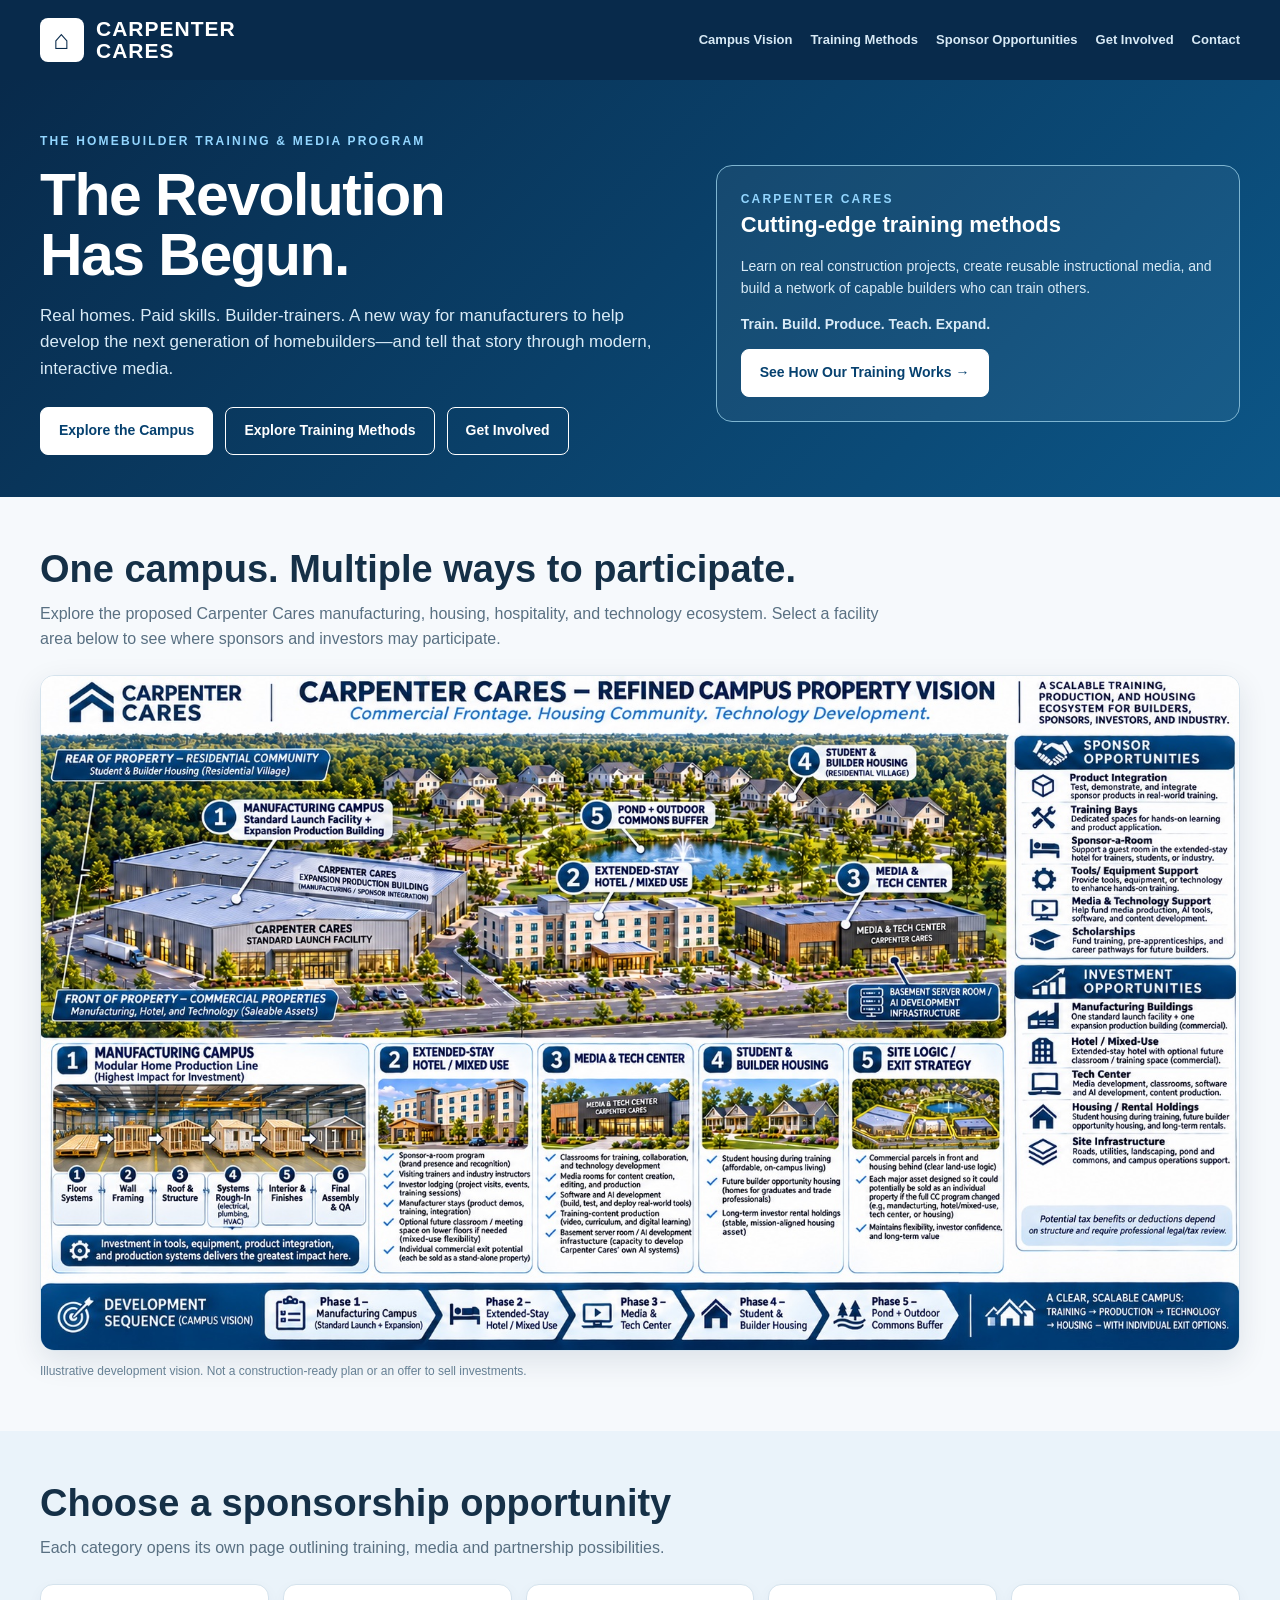
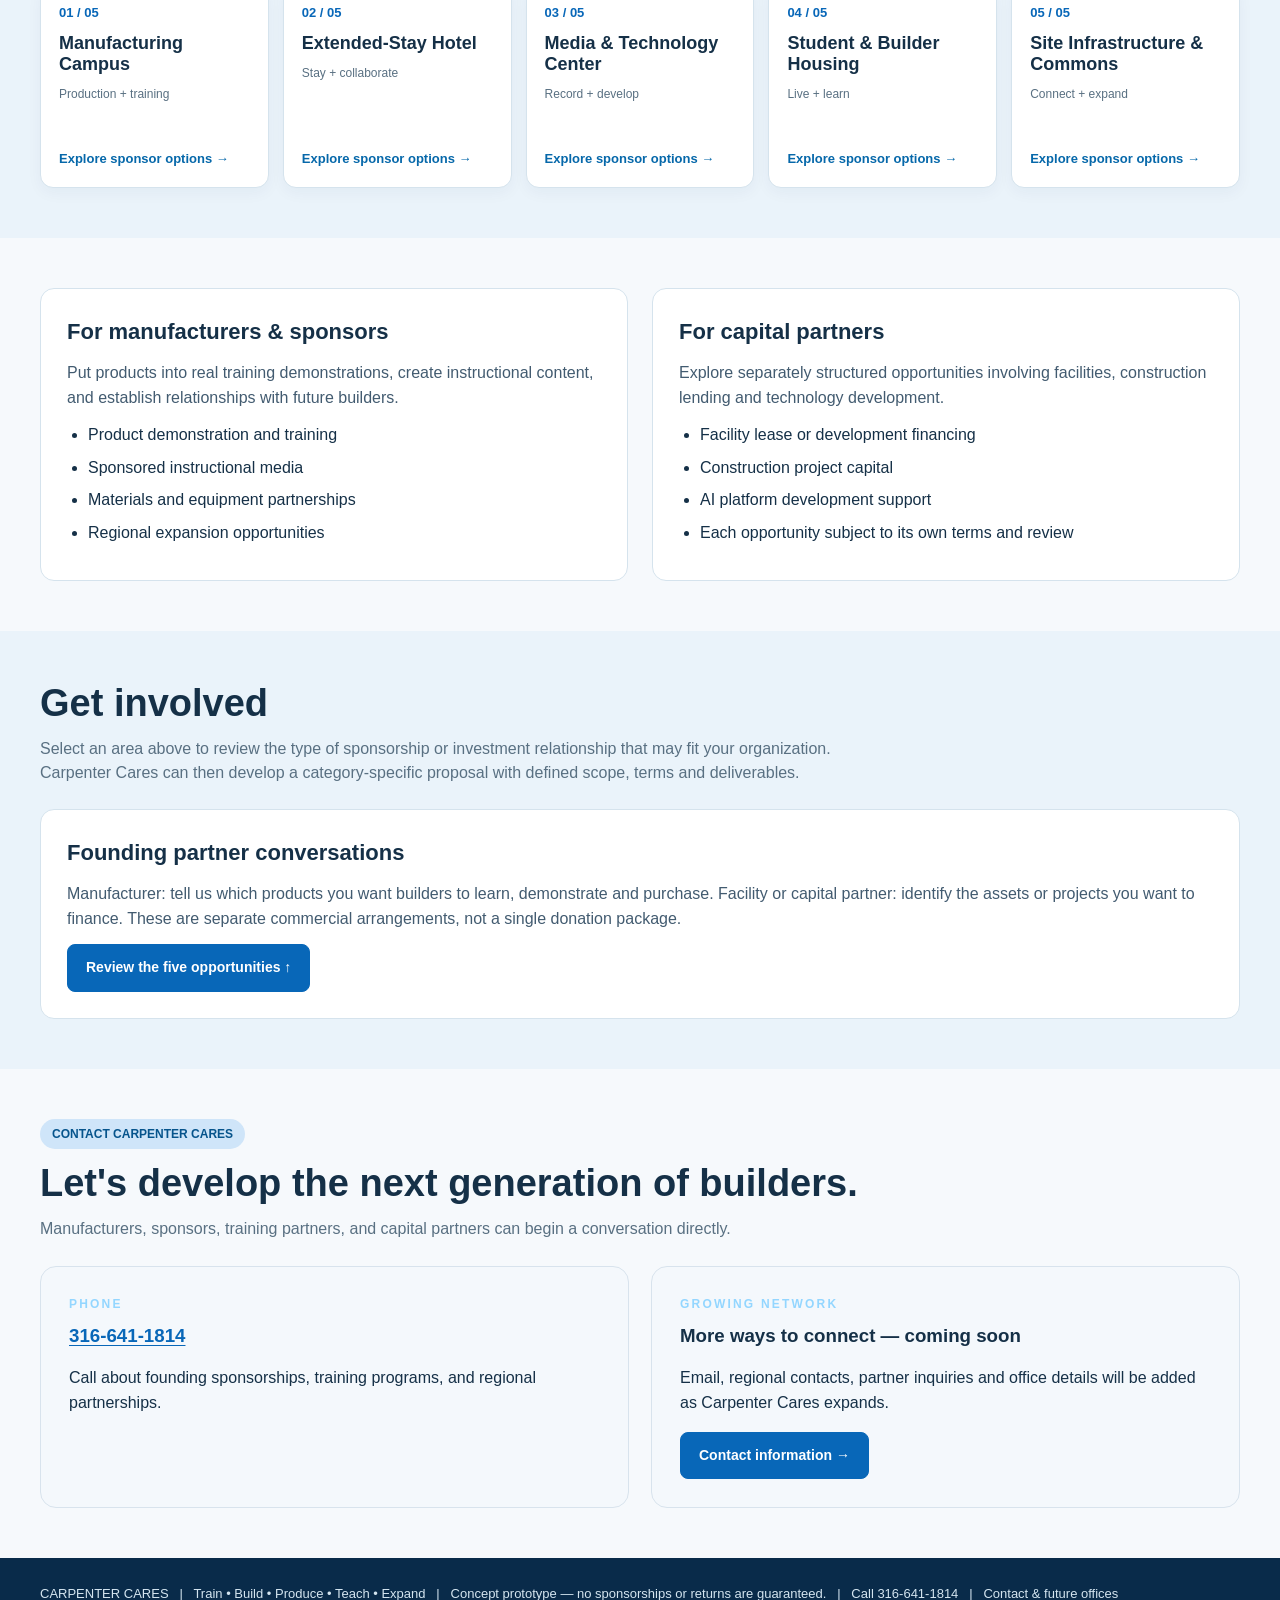
<file: index.html>
<!doctype html><html lang="en"><head><meta charset="utf-8"><meta name="viewport" content="width=device-width, initial-scale=1"><link rel="stylesheet" href="style.css"><title>Carpenter Cares | Sponsor Opportunities</title></head><body><div class="top"><nav class="nav"><a class="brand" href="index.html"><span class="mark">⌂</span><span>CARPENTER<br>CARES</span></a><div class="navlinks"><a href="index.html#facility">Campus Vision</a><a href="training.html">Training Methods</a><a href="index.html#opportunities">Sponsor Opportunities</a><a href="index.html#partnership">Get Involved</a><a href="contact.html">Contact</a></div></nav></div>
<header class="hero"><div class="wrap hero-grid"><div><div class="eyebrow">The homebuilder training & media program</div><h1>The Revolution<br>Has Begun.</h1><p>Real homes. Paid skills. Builder-trainers. A new way for manufacturers to help develop the next generation of homebuilders—and tell that story through modern, interactive media.</p><div class="actions"><a class="btn" href="#facility">Explore the Campus</a><a class="btn alt" href="training.html">Explore Training Methods</a><a class="btn alt" href="#partnership">Get Involved</a></div></div><div class="hero-side"><div class="eyebrow">Carpenter Cares</div><h2>Cutting-edge training methods</h2><p>Learn on real construction projects, create reusable instructional media, and build a network of capable builders who can train others.</p><p><strong>Train. Build. Produce. Teach. Expand.</strong></p><a class="btn" href="training.html">See How Our Training Works →</a></div></div></header>
<main><section class="wrap section" id="facility"><h2>One campus. Multiple ways to participate.</h2><p class="sub">Explore the proposed Carpenter Cares manufacturing, housing, hospitality, and technology ecosystem. Select a facility area below to see where sponsors and investors may participate.</p><img class="visual" src="facility-vision.jpg" alt="Carpenter Cares conceptual campus: manufacturing buildings, hotel, media center, builder housing and outdoor commons"><div class="note">Illustrative development vision. Not a construction-ready plan or an offer to sell investments.</div></section>
<section class="bg"><div class="wrap section" id="opportunities"><h2>Choose a sponsorship opportunity</h2><p class="sub">Each category opens its own page outlining training, media and partnership possibilities.</p><div class="grid"><a class="tile" href="manufacturing.html"><div><div class="num">01 / 05</div><h3>Manufacturing Campus</h3><p>Production + training</p></div><span class="go">Explore sponsor options →</span></a><a class="tile" href="hotel.html"><div><div class="num">02 / 05</div><h3>Extended-Stay Hotel</h3><p>Stay + collaborate</p></div><span class="go">Explore sponsor options →</span></a><a class="tile" href="media-tech.html"><div><div class="num">03 / 05</div><h3>Media &amp; Technology Center</h3><p>Record + develop</p></div><span class="go">Explore sponsor options →</span></a><a class="tile" href="housing.html"><div><div class="num">04 / 05</div><h3>Student &amp; Builder Housing</h3><p>Live + learn</p></div><span class="go">Explore sponsor options →</span></a><a class="tile" href="site.html"><div><div class="num">05 / 05</div><h3>Site Infrastructure &amp; Commons</h3><p>Connect + expand</p></div><span class="go">Explore sponsor options →</span></a></div></div></section>
<section class="wrap section"><div class="two"><div class="panel"><h3>For manufacturers & sponsors</h3><p>Put products into real training demonstrations, create instructional content, and establish relationships with future builders.</p><ul><li>Product demonstration and training</li><li>Sponsored instructional media</li><li>Materials and equipment partnerships</li><li>Regional expansion opportunities</li></ul></div><div class="panel"><h3>For capital partners</h3><p>Explore separately structured opportunities involving facilities, construction lending and technology development.</p><ul><li>Facility lease or development financing</li><li>Construction project capital</li><li>AI platform development support</li><li>Each opportunity subject to its own terms and review</li></ul></div></div></section>
<section class="bg"><div class="wrap section" id="partnership"><h2>Get involved</h2><p class="sub">Select an area above to review the type of sponsorship or investment relationship that may fit your organization. Carpenter Cares can then develop a category-specific proposal with defined scope, terms and deliverables.</p><div class="panel"><h3>Founding partner conversations</h3><p>Manufacturer: tell us which products you want builders to learn, demonstrate and purchase. Facility or capital partner: identify the assets or projects you want to finance. These are separate commercial arrangements, not a single donation package.</p><a class="btn" style="background:#0867b8;color:#fff;border-color:#0867b8" href="#opportunities">Review the five opportunities ↑</a></div></div></section><section class="wrap section" id="contact"><span class="tag">CONTACT CARPENTER CARES</span><h2>Let's develop the next generation of builders.</h2><p class="sub">Manufacturers, sponsors, training partners, and capital partners can begin a conversation directly.</p><div class="contact-panel"><div><div class="eyebrow">PHONE</div><h3><a href="tel:+13166411814">316-641-1814</a></h3><p>Call about founding sponsorships, training programs, and regional partnerships.</p></div><div><div class="eyebrow">GROWING NETWORK</div><h3>More ways to connect — coming soon</h3><p>Email, regional contacts, partner inquiries and office details will be added as Carpenter Cares expands.</p><a class="btn cc-blue" href="contact.html">Contact information →</a></div></div></section></main><footer class="footer"><div class="wrap">CARPENTER CARES &nbsp; | &nbsp; Train • Build • Produce • Teach • Expand &nbsp; | &nbsp; Concept prototype — no sponsorships or returns are guaranteed. &nbsp; | &nbsp; Call <a href="tel:+13166411814">316-641-1814</a> &nbsp; | &nbsp; <a href="contact.html">Contact &amp; future offices</a></div></footer></body></html>
</file>
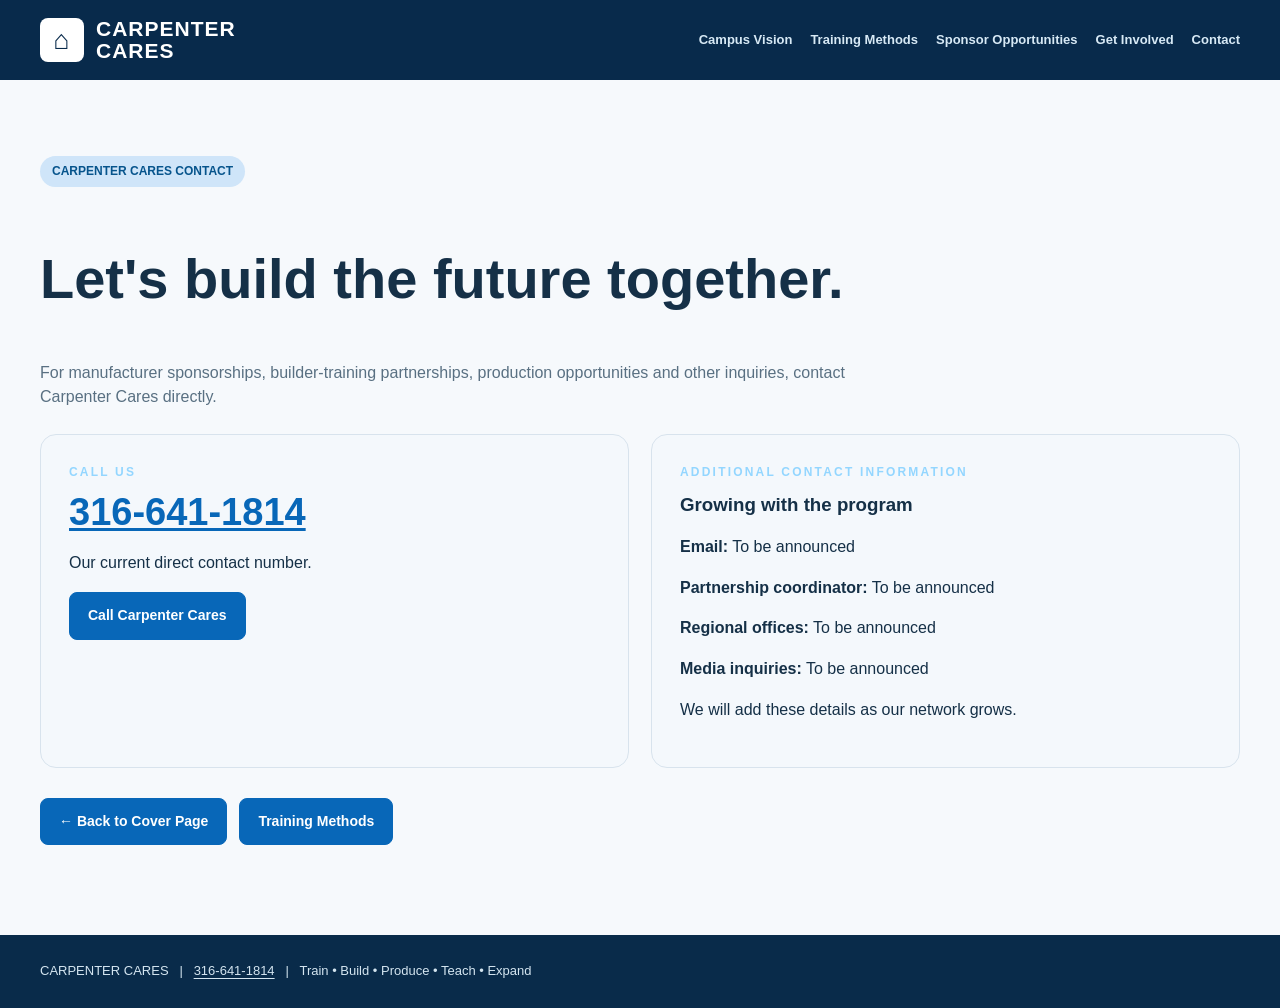
<file: contact.html>
<!doctype html><html lang="en"><head><meta charset="utf-8"><meta name="viewport" content="width=device-width, initial-scale=1"><link rel="stylesheet" href="style.css"><title>Carpenter Cares | Sponsor Opportunities</title></head><body><div class="top"><nav class="nav"><a class="brand" href="index.html"><span class="mark">⌂</span><span>CARPENTER<br>CARES</span></a><div class="navlinks"><a href="index.html#facility">Campus Vision</a><a href="training.html">Training Methods</a><a href="index.html#opportunities">Sponsor Opportunities</a><a href="index.html#partnership">Get Involved</a><a href="contact.html">Contact</a></div></nav></div>
<main class="wrap section" style="min-height:62vh;padding-top:76px;padding-bottom:90px"><span class="tag">CARPENTER CARES CONTACT</span><h1 style="font-size:clamp(2rem,5vw,3.5rem)">Let's build the future together.</h1><p class="sub">For manufacturer sponsorships, builder-training partnerships, production opportunities and other inquiries, contact Carpenter Cares directly.</p><div class="contact-panel"><div><div class="eyebrow">CALL US</div><h2><a href="tel:+13166411814">316-641-1814</a></h2><p>Our current direct contact number.</p><a class="btn cc-blue" href="tel:+13166411814">Call Carpenter Cares</a></div><div><div class="eyebrow">ADDITIONAL CONTACT INFORMATION</div><h3>Growing with the program</h3><p><strong>Email:</strong> To be announced</p><p><strong>Partnership coordinator:</strong> To be announced</p><p><strong>Regional offices:</strong> To be announced</p><p><strong>Media inquiries:</strong> To be announced</p><p>We will add these details as our network grows.</p></div></div><div class="actions" style="margin-top:30px"><a href="index.html" class="btn cc-blue">← Back to Cover Page</a><a href="training.html" class="btn cc-blue">Training Methods</a></div></main><footer class="footer"><div class="wrap">CARPENTER CARES &nbsp; | &nbsp; <a href="tel:+13166411814">316-641-1814</a> &nbsp; | &nbsp; Train • Build • Produce • Teach • Expand</div></footer></body></html>
</file>
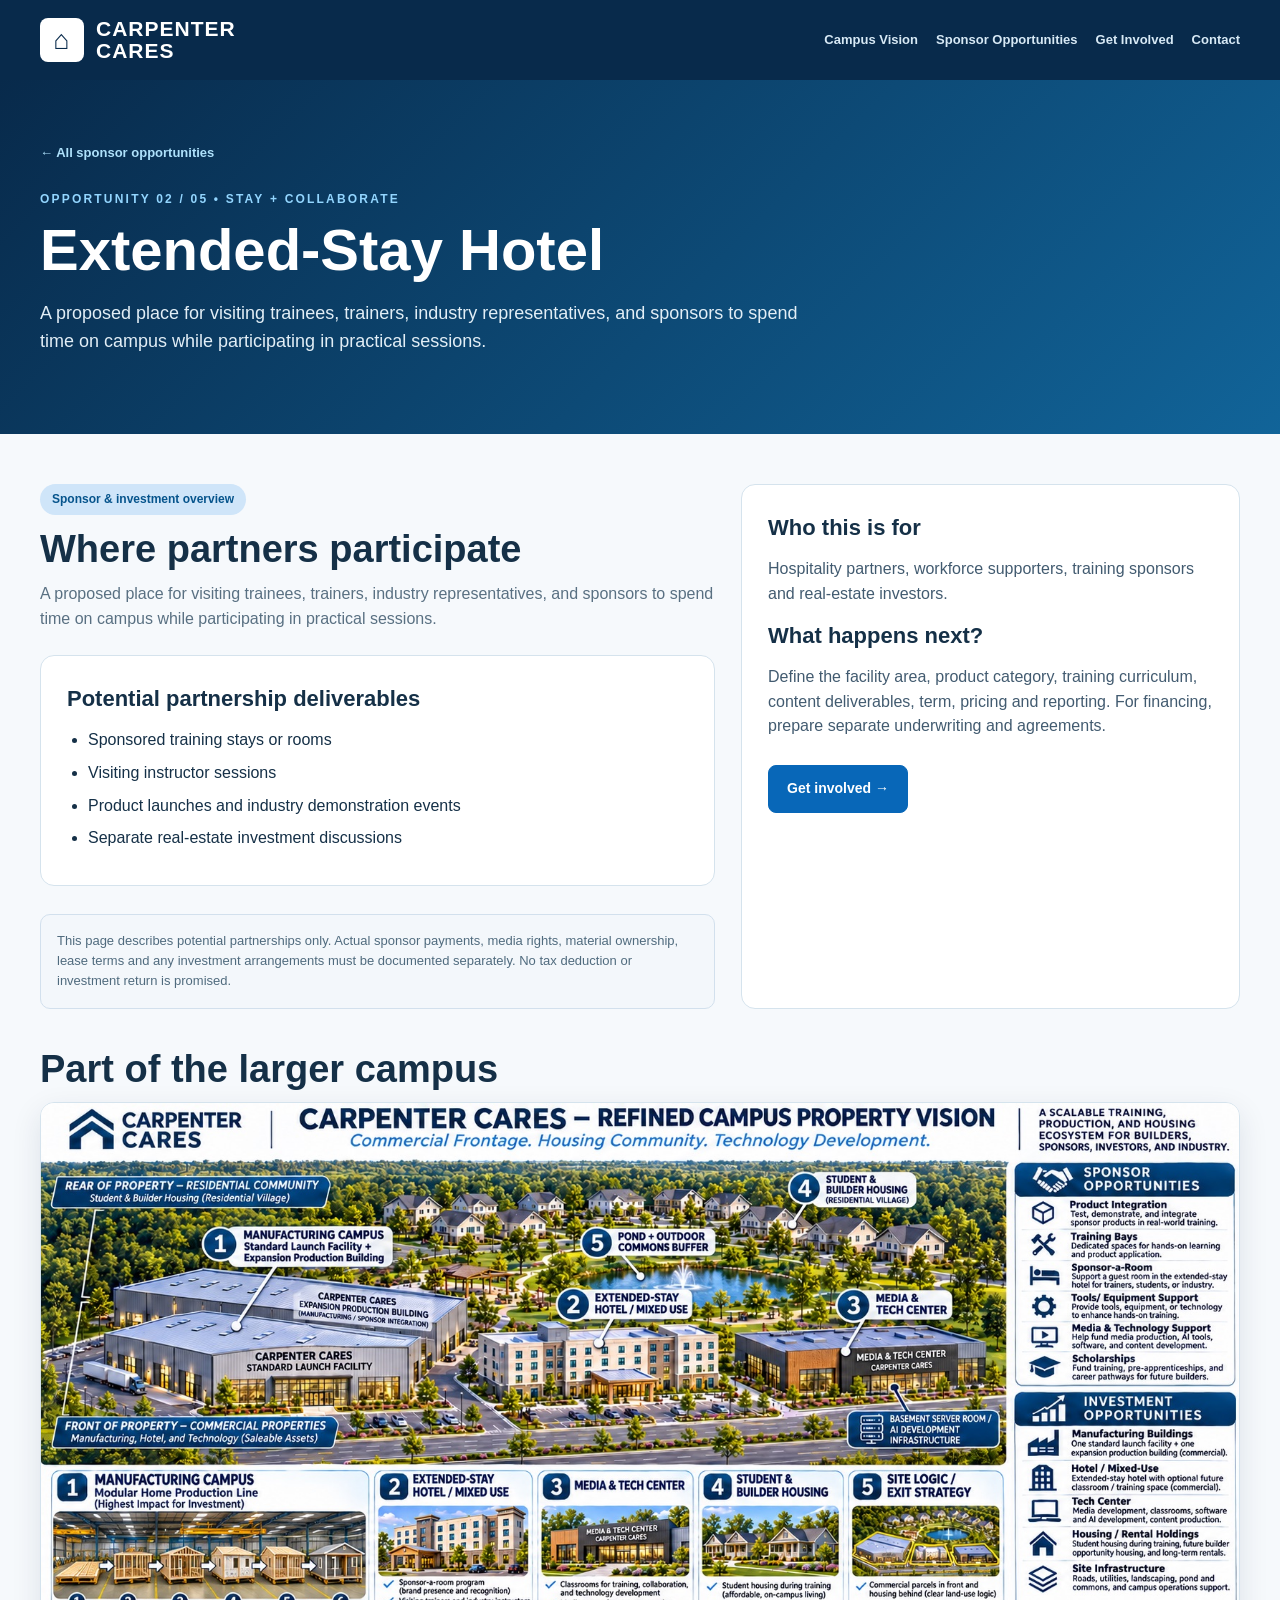
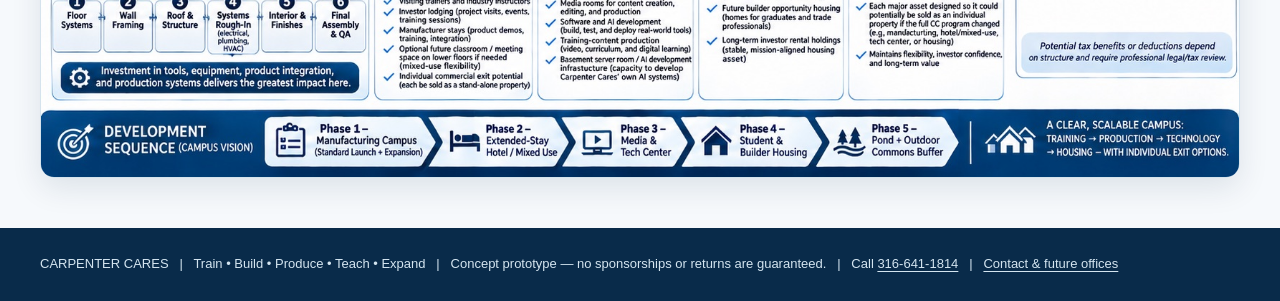
<file: hotel.html>
<!doctype html><html lang="en"><head><meta charset="utf-8"><meta name="viewport" content="width=device-width, initial-scale=1"><link rel="stylesheet" href="style.css"><title>Extended-Stay Hotel | Carpenter Cares</title></head><body><div class="top"><nav class="nav"><a class="brand" href="index.html"><span class="mark">⌂</span><span>CARPENTER<br>CARES</span></a><div class="navlinks"><a href="index.html#facility">Campus Vision</a><a href="index.html#opportunities">Sponsor Opportunities</a><a href="index.html#partnership">Get Involved</a><a href="contact.html">Contact</a></div></nav></div><header class="detail-hero"><div class="wrap"><a class="back" href="index.html#opportunities">← All sponsor opportunities</a><div style="margin-top:25px" class="eyebrow">Opportunity 02 / 05 • Stay + collaborate</div><h1>Extended-Stay Hotel</h1><p>A proposed place for visiting trainees, trainers, industry representatives, and sponsors to spend time on campus while participating in practical sessions.</p></div></header><main class="wrap section"><div class="detail-grid"><div><span class="tag">Sponsor & investment overview</span><h2>Where partners participate</h2><p class="sub">A proposed place for visiting trainees, trainers, industry representatives, and sponsors to spend time on campus while participating in practical sessions.</p><div class="panel"><h3>Potential partnership deliverables</h3><ul><li>Sponsored training stays or rooms</li><li>Visiting instructor sessions</li><li>Product launches and industry demonstration events</li><li>Separate real-estate investment discussions</li></ul></div><div class="notice">This page describes potential partnerships only. Actual sponsor payments, media rights, material ownership, lease terms and any investment arrangements must be documented separately. No tax deduction or investment return is promised.</div></div><aside class="panel"><h3>Who this is for</h3><p>Hospitality partners, workforce supporters, training sponsors and real-estate investors.</p><h3>What happens next?</h3><p>Define the facility area, product category, training curriculum, content deliverables, term, pricing and reporting. For financing, prepare separate underwriting and agreements.</p><a class="btn" style="background:#0867b8;color:white;border-color:#0867b8;margin-top:14px" href="index.html#partnership">Get involved →</a></aside></div><section style="margin-top:38px"><h2>Part of the larger campus</h2><img class="visual" src="facility-vision.jpg" alt="Complete Carpenter Cares campus vision"></section></main><footer class="footer"><div class="wrap">CARPENTER CARES &nbsp; | &nbsp; Train • Build • Produce • Teach • Expand &nbsp; | &nbsp; Concept prototype — no sponsorships or returns are guaranteed. &nbsp; | &nbsp; Call <a href="tel:+13166411814">316-641-1814</a> &nbsp; | &nbsp; <a href="contact.html">Contact &amp; future offices</a></div></footer></body></html>
</file>
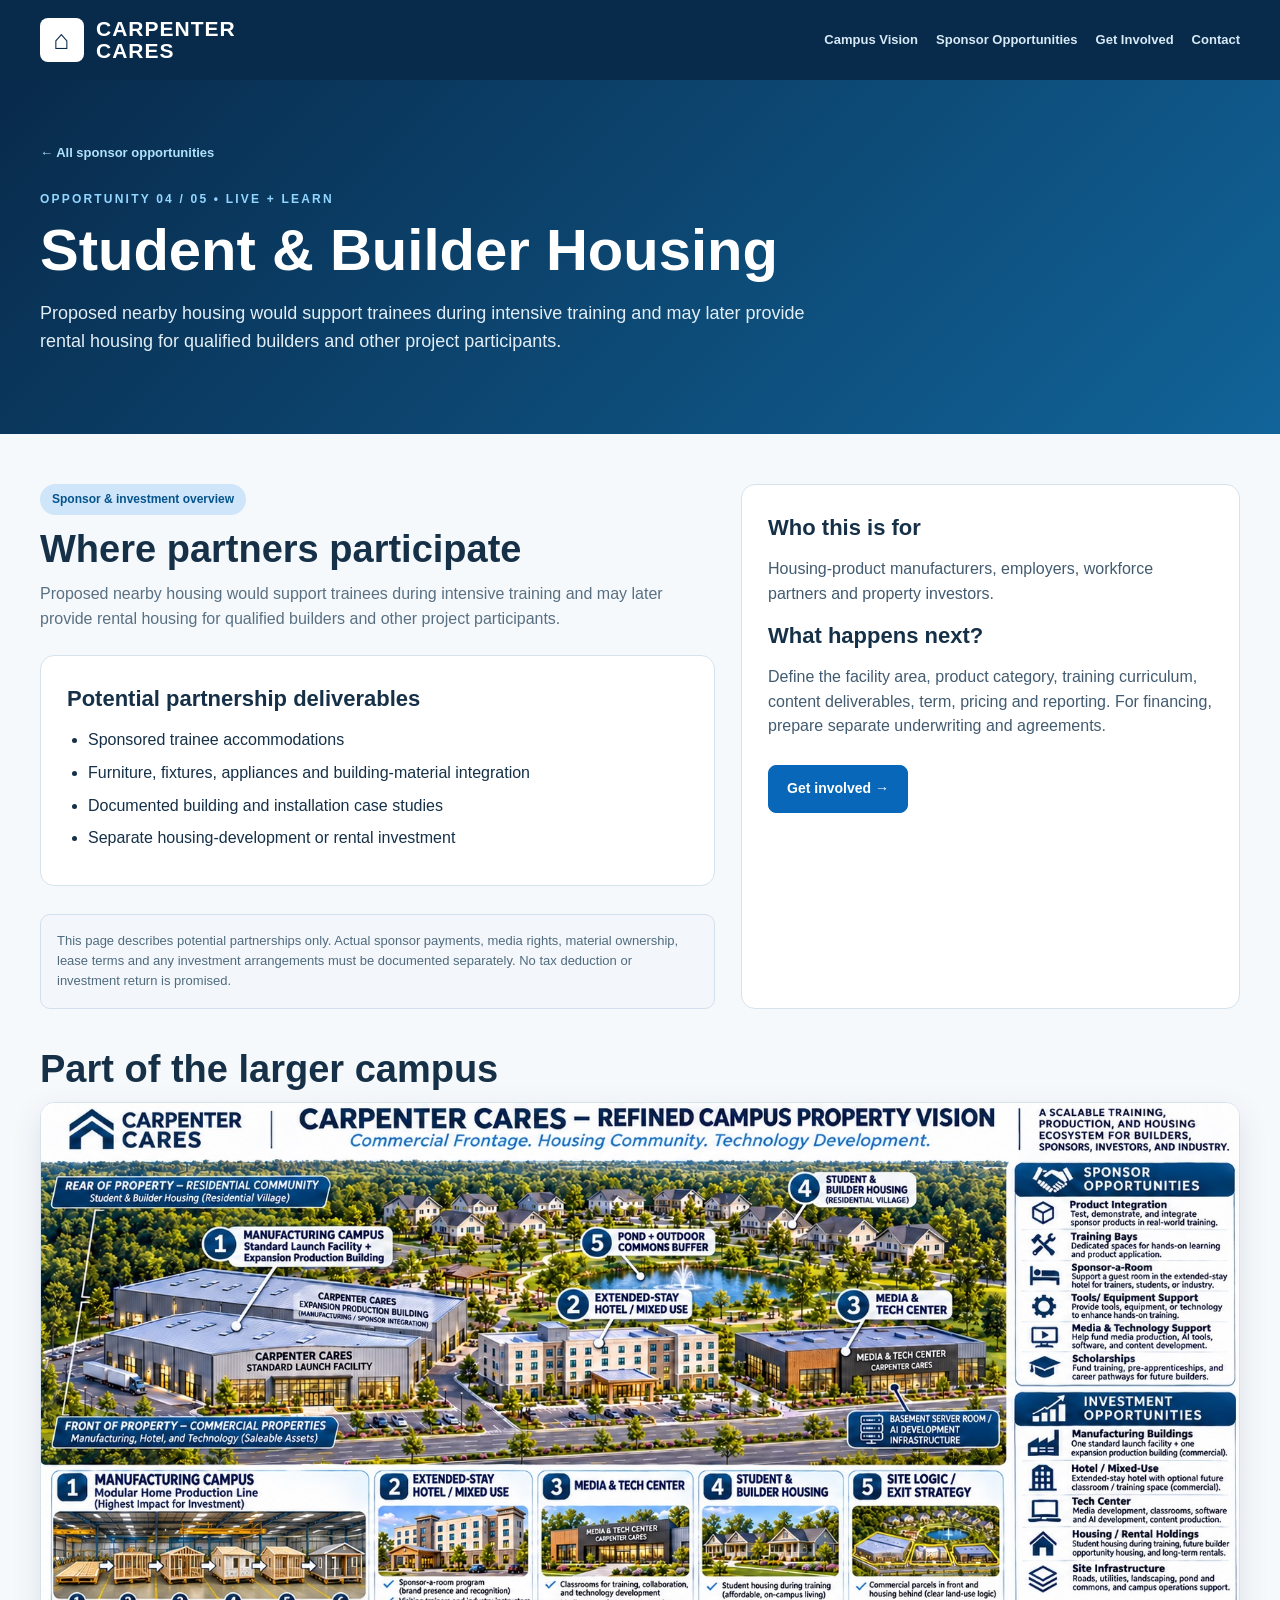
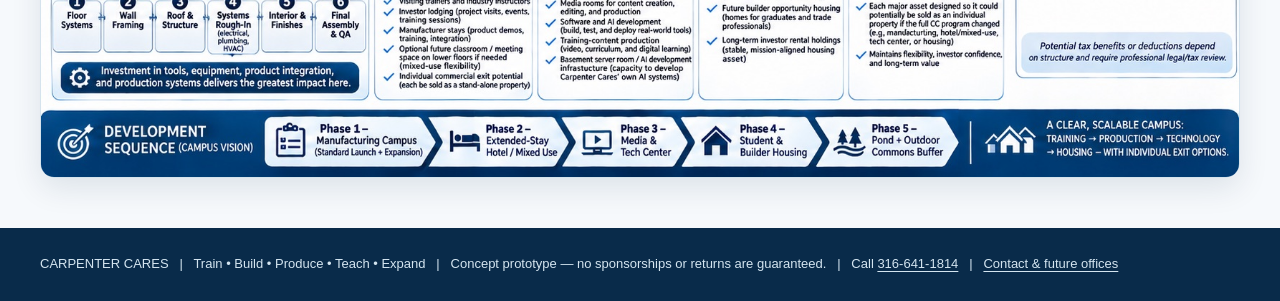
<file: housing.html>
<!doctype html><html lang="en"><head><meta charset="utf-8"><meta name="viewport" content="width=device-width, initial-scale=1"><link rel="stylesheet" href="style.css"><title>Student &amp; Builder Housing | Carpenter Cares</title></head><body><div class="top"><nav class="nav"><a class="brand" href="index.html"><span class="mark">⌂</span><span>CARPENTER<br>CARES</span></a><div class="navlinks"><a href="index.html#facility">Campus Vision</a><a href="index.html#opportunities">Sponsor Opportunities</a><a href="index.html#partnership">Get Involved</a><a href="contact.html">Contact</a></div></nav></div><header class="detail-hero"><div class="wrap"><a class="back" href="index.html#opportunities">← All sponsor opportunities</a><div style="margin-top:25px" class="eyebrow">Opportunity 04 / 05 • Live + learn</div><h1>Student &amp; Builder Housing</h1><p>Proposed nearby housing would support trainees during intensive training and may later provide rental housing for qualified builders and other project participants.</p></div></header><main class="wrap section"><div class="detail-grid"><div><span class="tag">Sponsor & investment overview</span><h2>Where partners participate</h2><p class="sub">Proposed nearby housing would support trainees during intensive training and may later provide rental housing for qualified builders and other project participants.</p><div class="panel"><h3>Potential partnership deliverables</h3><ul><li>Sponsored trainee accommodations</li><li>Furniture, fixtures, appliances and building-material integration</li><li>Documented building and installation case studies</li><li>Separate housing-development or rental investment</li></ul></div><div class="notice">This page describes potential partnerships only. Actual sponsor payments, media rights, material ownership, lease terms and any investment arrangements must be documented separately. No tax deduction or investment return is promised.</div></div><aside class="panel"><h3>Who this is for</h3><p>Housing-product manufacturers, employers, workforce partners and property investors.</p><h3>What happens next?</h3><p>Define the facility area, product category, training curriculum, content deliverables, term, pricing and reporting. For financing, prepare separate underwriting and agreements.</p><a class="btn" style="background:#0867b8;color:white;border-color:#0867b8;margin-top:14px" href="index.html#partnership">Get involved →</a></aside></div><section style="margin-top:38px"><h2>Part of the larger campus</h2><img class="visual" src="facility-vision.jpg" alt="Complete Carpenter Cares campus vision"></section></main><footer class="footer"><div class="wrap">CARPENTER CARES &nbsp; | &nbsp; Train • Build • Produce • Teach • Expand &nbsp; | &nbsp; Concept prototype — no sponsorships or returns are guaranteed. &nbsp; | &nbsp; Call <a href="tel:+13166411814">316-641-1814</a> &nbsp; | &nbsp; <a href="contact.html">Contact &amp; future offices</a></div></footer></body></html>
</file>
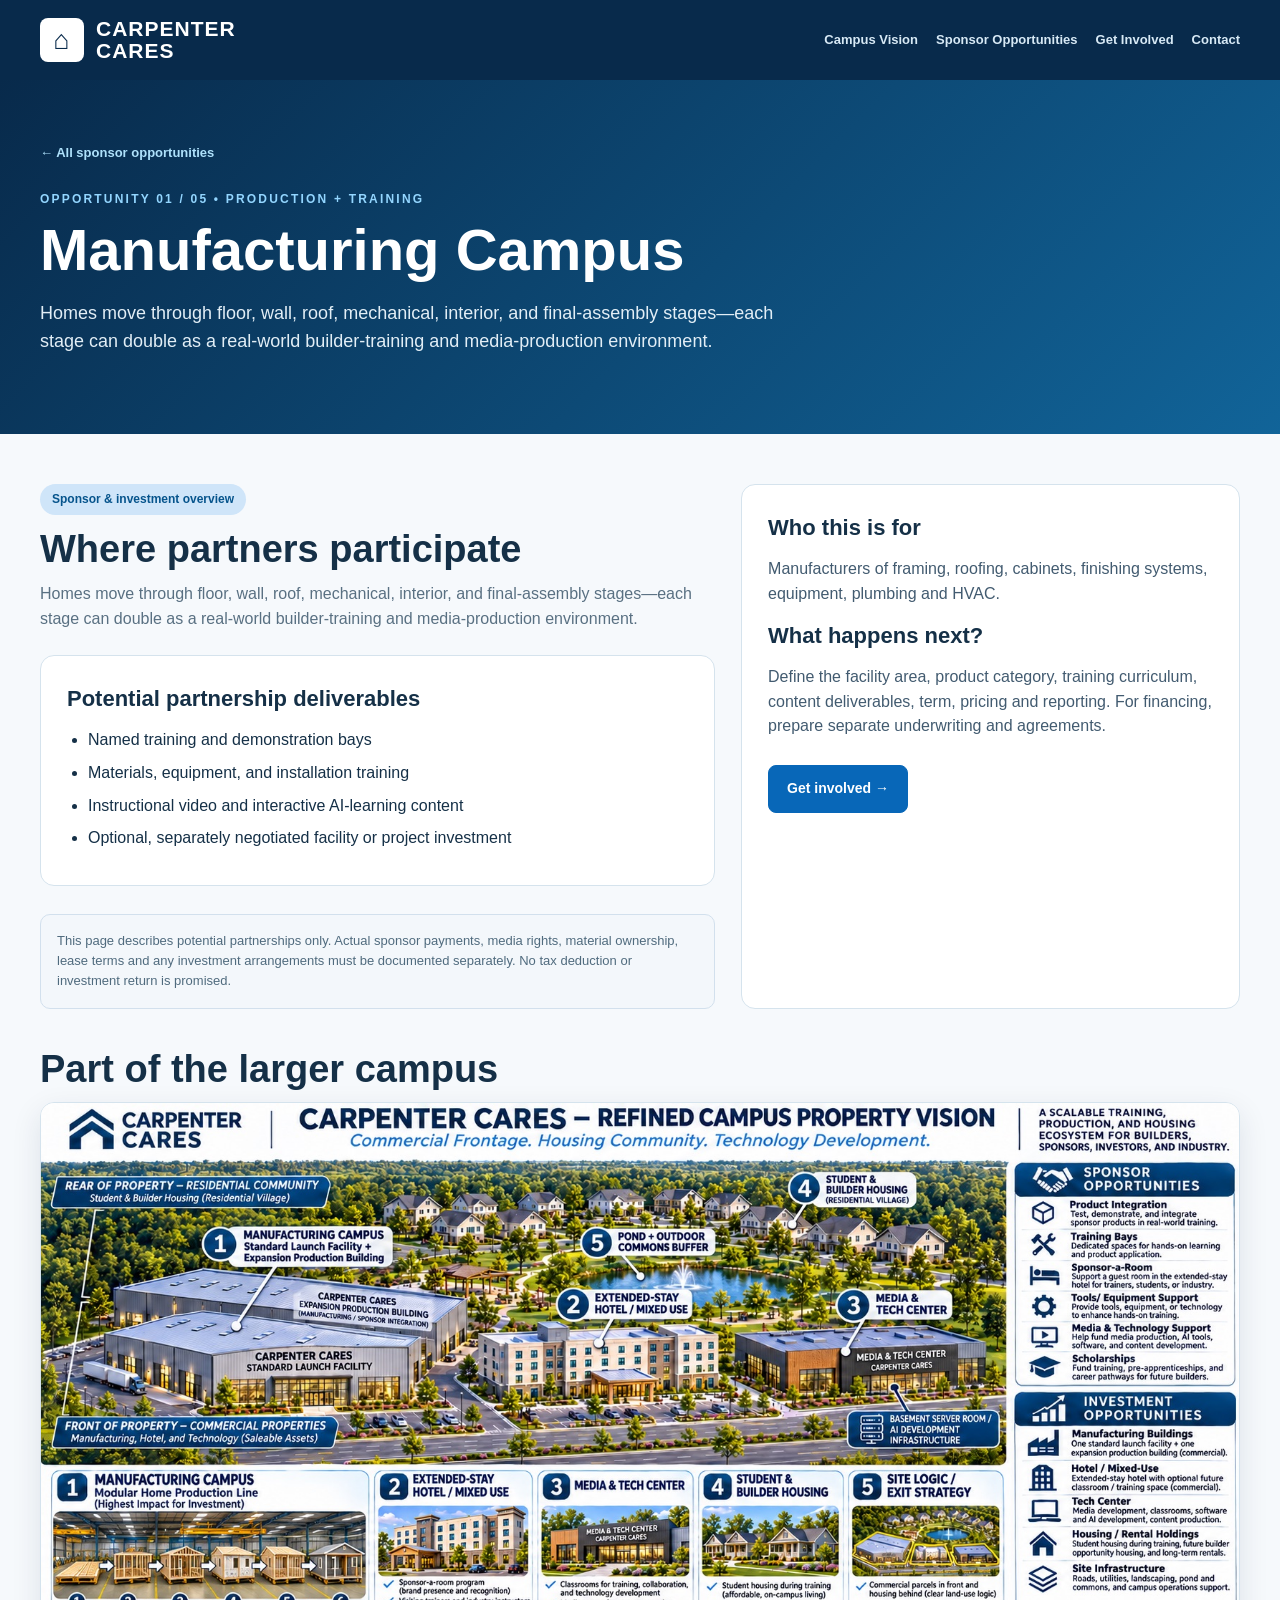
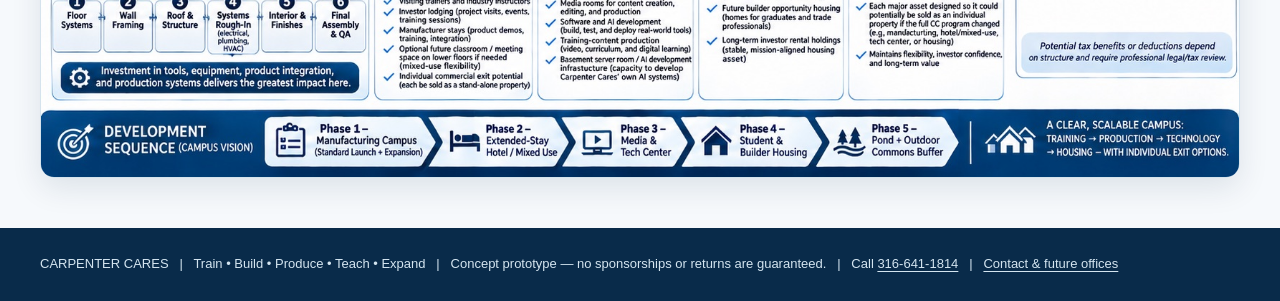
<file: manufacturing.html>
<!doctype html><html lang="en"><head><meta charset="utf-8"><meta name="viewport" content="width=device-width, initial-scale=1"><link rel="stylesheet" href="style.css"><title>Manufacturing Campus | Carpenter Cares</title></head><body><div class="top"><nav class="nav"><a class="brand" href="index.html"><span class="mark">⌂</span><span>CARPENTER<br>CARES</span></a><div class="navlinks"><a href="index.html#facility">Campus Vision</a><a href="index.html#opportunities">Sponsor Opportunities</a><a href="index.html#partnership">Get Involved</a><a href="contact.html">Contact</a></div></nav></div><header class="detail-hero"><div class="wrap"><a class="back" href="index.html#opportunities">← All sponsor opportunities</a><div style="margin-top:25px" class="eyebrow">Opportunity 01 / 05 • Production + training</div><h1>Manufacturing Campus</h1><p>Homes move through floor, wall, roof, mechanical, interior, and final-assembly stages—each stage can double as a real-world builder-training and media-production environment.</p></div></header><main class="wrap section"><div class="detail-grid"><div><span class="tag">Sponsor & investment overview</span><h2>Where partners participate</h2><p class="sub">Homes move through floor, wall, roof, mechanical, interior, and final-assembly stages—each stage can double as a real-world builder-training and media-production environment.</p><div class="panel"><h3>Potential partnership deliverables</h3><ul><li>Named training and demonstration bays</li><li>Materials, equipment, and installation training</li><li>Instructional video and interactive AI-learning content</li><li>Optional, separately negotiated facility or project investment</li></ul></div><div class="notice">This page describes potential partnerships only. Actual sponsor payments, media rights, material ownership, lease terms and any investment arrangements must be documented separately. No tax deduction or investment return is promised.</div></div><aside class="panel"><h3>Who this is for</h3><p>Manufacturers of framing, roofing, cabinets, finishing systems, equipment, plumbing and HVAC.</p><h3>What happens next?</h3><p>Define the facility area, product category, training curriculum, content deliverables, term, pricing and reporting. For financing, prepare separate underwriting and agreements.</p><a class="btn" style="background:#0867b8;color:white;border-color:#0867b8;margin-top:14px" href="index.html#partnership">Get involved →</a></aside></div><section style="margin-top:38px"><h2>Part of the larger campus</h2><img class="visual" src="facility-vision.jpg" alt="Complete Carpenter Cares campus vision"></section></main><footer class="footer"><div class="wrap">CARPENTER CARES &nbsp; | &nbsp; Train • Build • Produce • Teach • Expand &nbsp; | &nbsp; Concept prototype — no sponsorships or returns are guaranteed. &nbsp; | &nbsp; Call <a href="tel:+13166411814">316-641-1814</a> &nbsp; | &nbsp; <a href="contact.html">Contact &amp; future offices</a></div></footer></body></html>
</file>
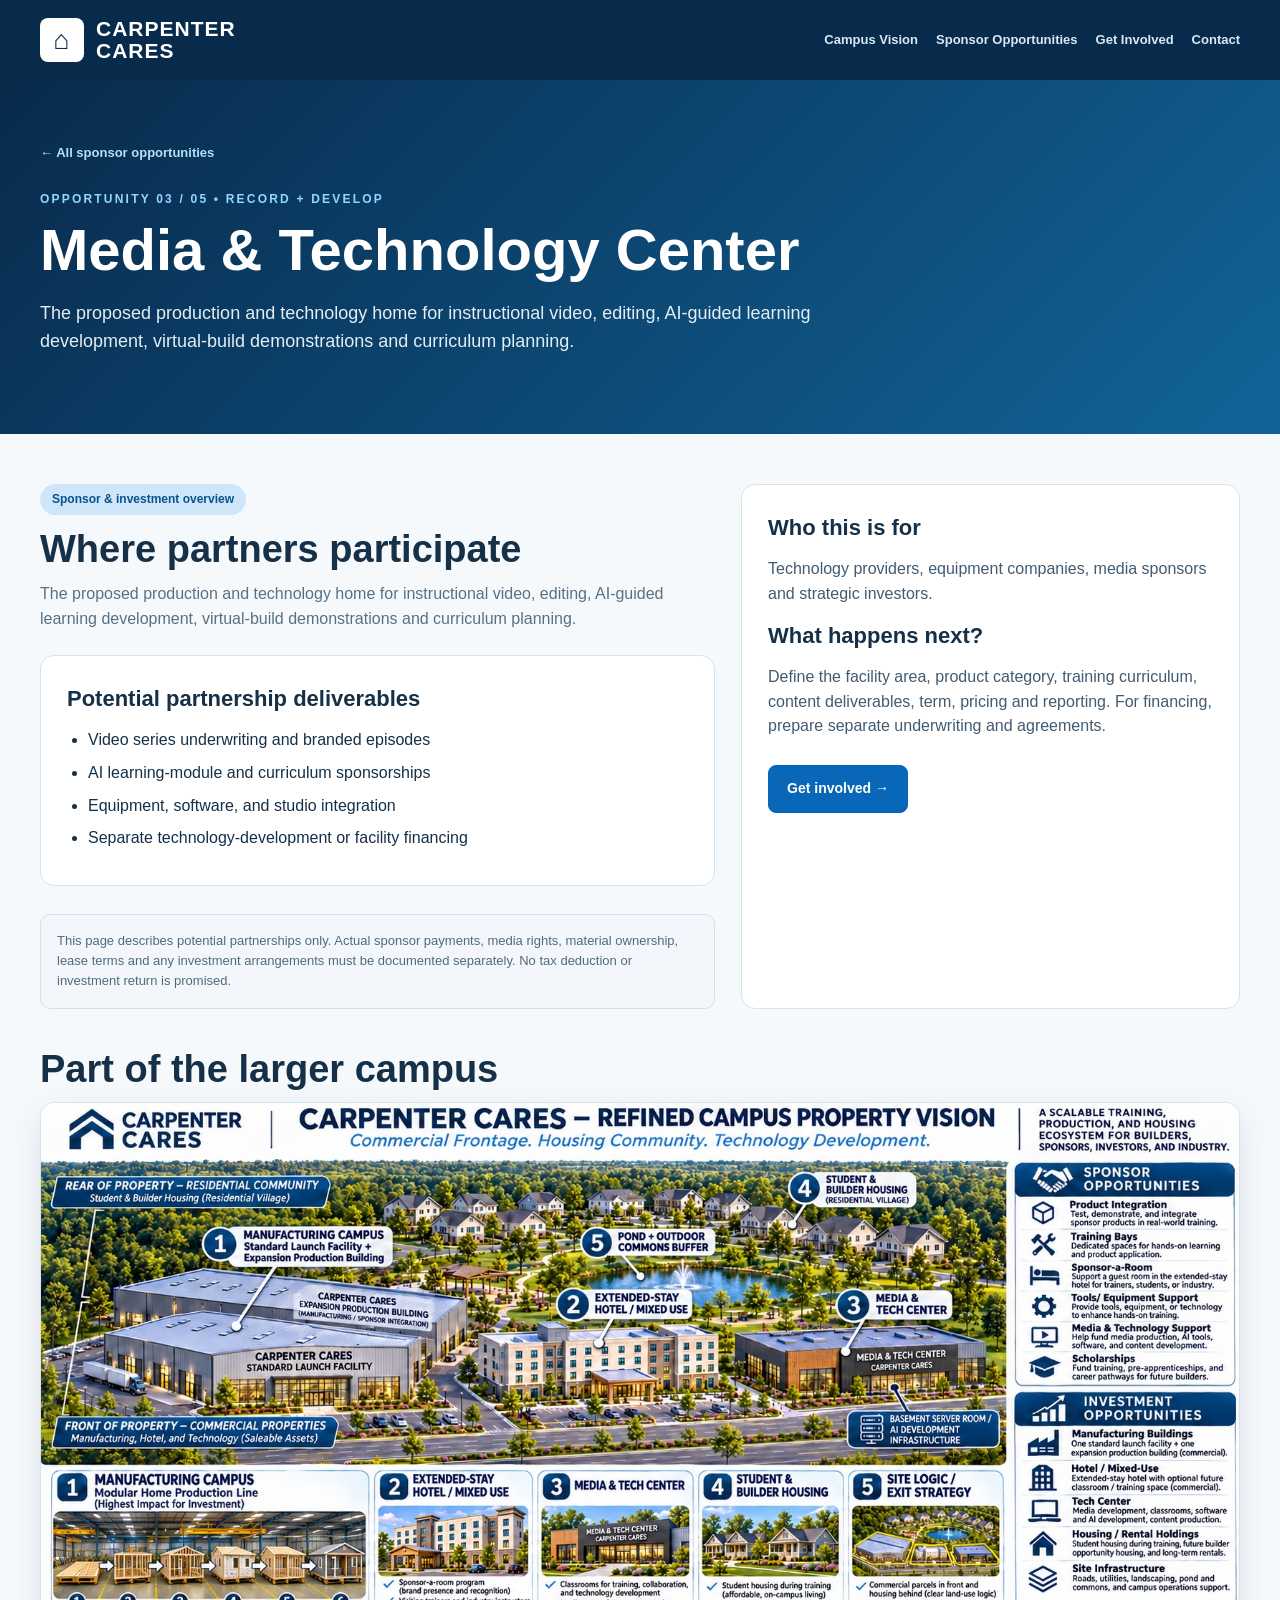
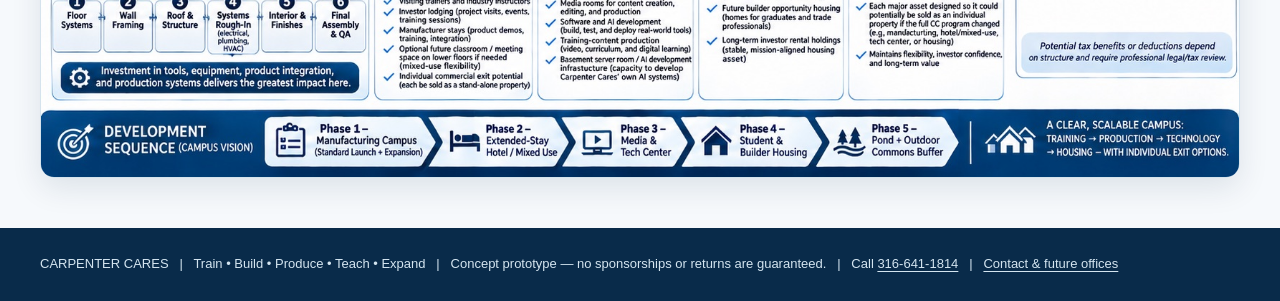
<file: media-tech.html>
<!doctype html><html lang="en"><head><meta charset="utf-8"><meta name="viewport" content="width=device-width, initial-scale=1"><link rel="stylesheet" href="style.css"><title>Media &amp; Technology Center | Carpenter Cares</title></head><body><div class="top"><nav class="nav"><a class="brand" href="index.html"><span class="mark">⌂</span><span>CARPENTER<br>CARES</span></a><div class="navlinks"><a href="index.html#facility">Campus Vision</a><a href="index.html#opportunities">Sponsor Opportunities</a><a href="index.html#partnership">Get Involved</a><a href="contact.html">Contact</a></div></nav></div><header class="detail-hero"><div class="wrap"><a class="back" href="index.html#opportunities">← All sponsor opportunities</a><div style="margin-top:25px" class="eyebrow">Opportunity 03 / 05 • Record + develop</div><h1>Media &amp; Technology Center</h1><p>The proposed production and technology home for instructional video, editing, AI-guided learning development, virtual-build demonstrations and curriculum planning.</p></div></header><main class="wrap section"><div class="detail-grid"><div><span class="tag">Sponsor & investment overview</span><h2>Where partners participate</h2><p class="sub">The proposed production and technology home for instructional video, editing, AI-guided learning development, virtual-build demonstrations and curriculum planning.</p><div class="panel"><h3>Potential partnership deliverables</h3><ul><li>Video series underwriting and branded episodes</li><li>AI learning-module and curriculum sponsorships</li><li>Equipment, software, and studio integration</li><li>Separate technology-development or facility financing</li></ul></div><div class="notice">This page describes potential partnerships only. Actual sponsor payments, media rights, material ownership, lease terms and any investment arrangements must be documented separately. No tax deduction or investment return is promised.</div></div><aside class="panel"><h3>Who this is for</h3><p>Technology providers, equipment companies, media sponsors and strategic investors.</p><h3>What happens next?</h3><p>Define the facility area, product category, training curriculum, content deliverables, term, pricing and reporting. For financing, prepare separate underwriting and agreements.</p><a class="btn" style="background:#0867b8;color:white;border-color:#0867b8;margin-top:14px" href="index.html#partnership">Get involved →</a></aside></div><section style="margin-top:38px"><h2>Part of the larger campus</h2><img class="visual" src="facility-vision.jpg" alt="Complete Carpenter Cares campus vision"></section></main><footer class="footer"><div class="wrap">CARPENTER CARES &nbsp; | &nbsp; Train • Build • Produce • Teach • Expand &nbsp; | &nbsp; Concept prototype — no sponsorships or returns are guaranteed. &nbsp; | &nbsp; Call <a href="tel:+13166411814">316-641-1814</a> &nbsp; | &nbsp; <a href="contact.html">Contact &amp; future offices</a></div></footer></body></html>
</file>
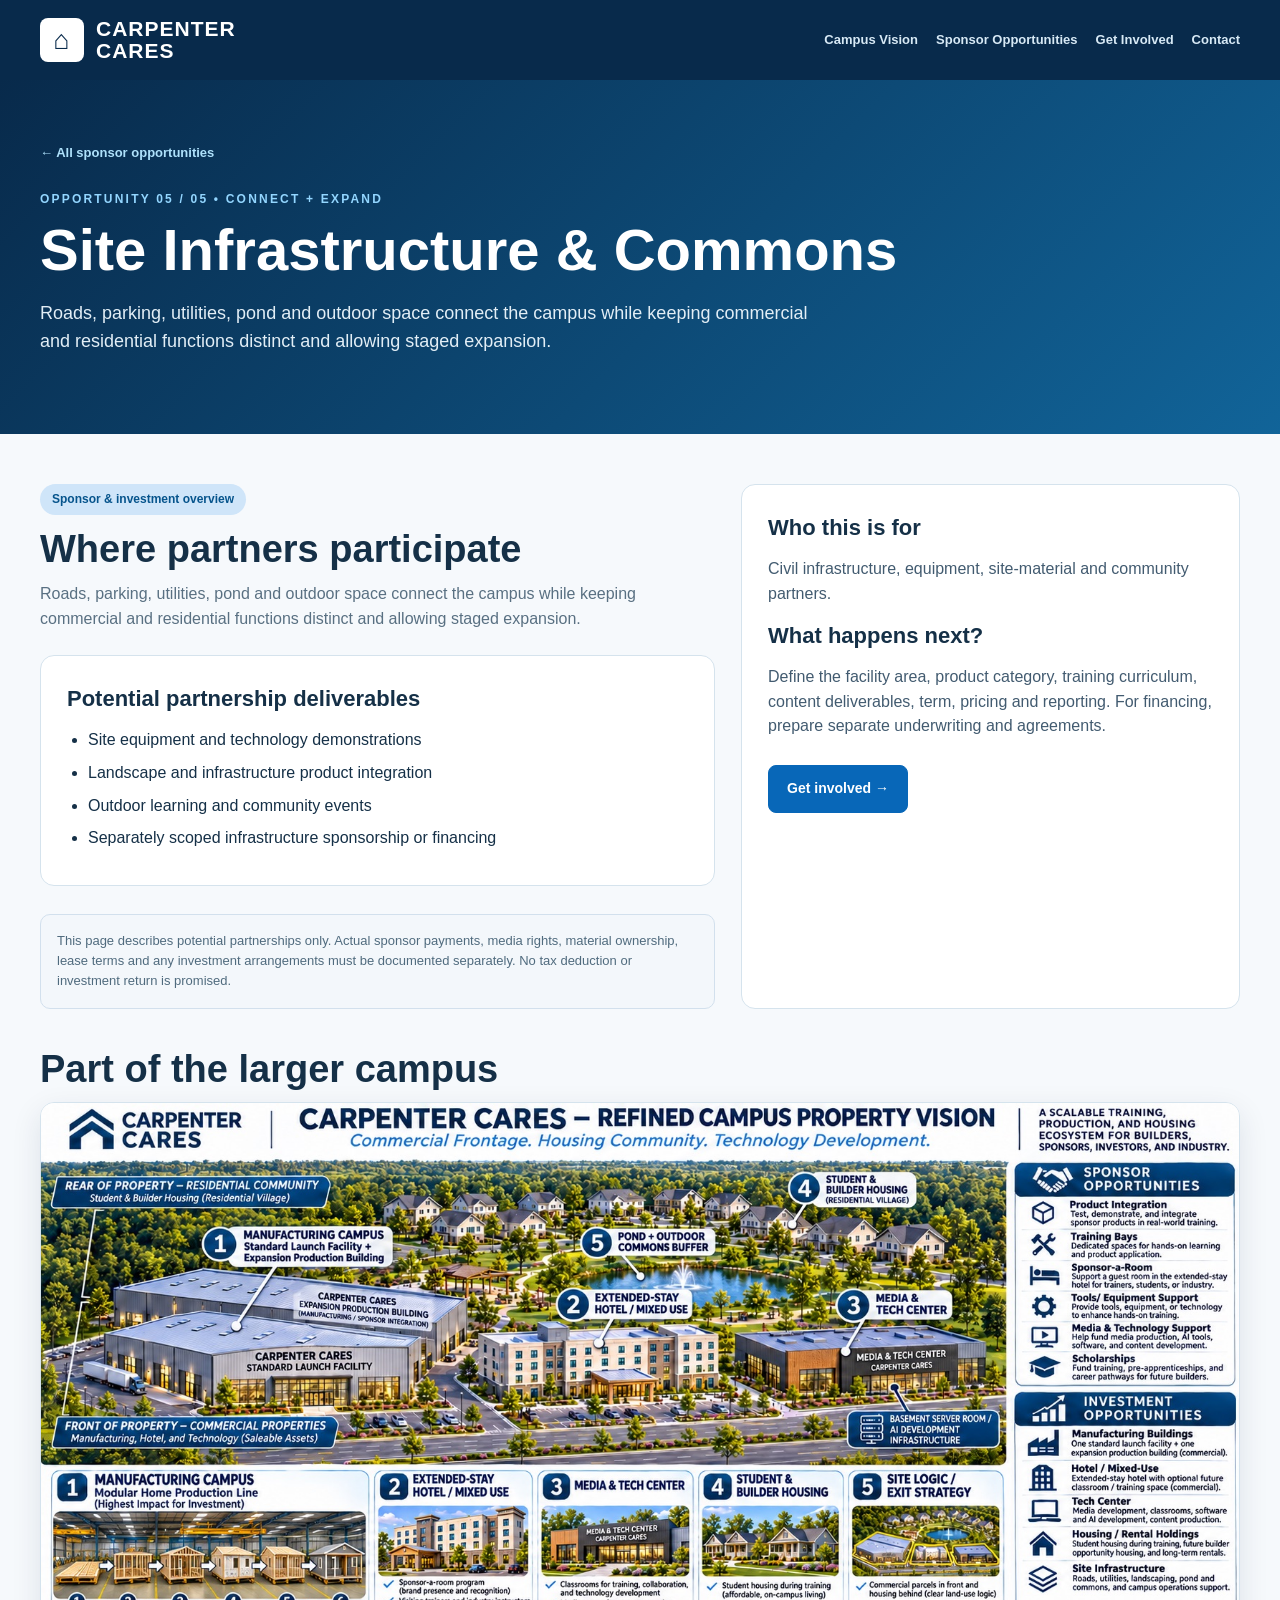
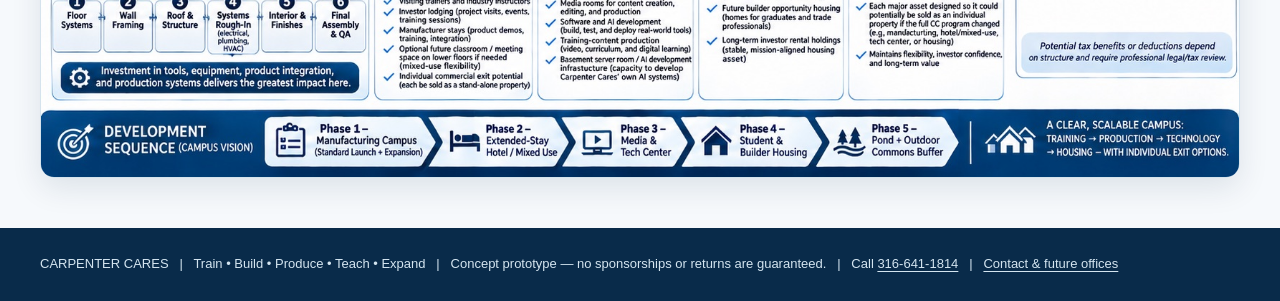
<file: site.html>
<!doctype html><html lang="en"><head><meta charset="utf-8"><meta name="viewport" content="width=device-width, initial-scale=1"><link rel="stylesheet" href="style.css"><title>Site Infrastructure &amp; Commons | Carpenter Cares</title></head><body><div class="top"><nav class="nav"><a class="brand" href="index.html"><span class="mark">⌂</span><span>CARPENTER<br>CARES</span></a><div class="navlinks"><a href="index.html#facility">Campus Vision</a><a href="index.html#opportunities">Sponsor Opportunities</a><a href="index.html#partnership">Get Involved</a><a href="contact.html">Contact</a></div></nav></div><header class="detail-hero"><div class="wrap"><a class="back" href="index.html#opportunities">← All sponsor opportunities</a><div style="margin-top:25px" class="eyebrow">Opportunity 05 / 05 • Connect + expand</div><h1>Site Infrastructure &amp; Commons</h1><p>Roads, parking, utilities, pond and outdoor space connect the campus while keeping commercial and residential functions distinct and allowing staged expansion.</p></div></header><main class="wrap section"><div class="detail-grid"><div><span class="tag">Sponsor & investment overview</span><h2>Where partners participate</h2><p class="sub">Roads, parking, utilities, pond and outdoor space connect the campus while keeping commercial and residential functions distinct and allowing staged expansion.</p><div class="panel"><h3>Potential partnership deliverables</h3><ul><li>Site equipment and technology demonstrations</li><li>Landscape and infrastructure product integration</li><li>Outdoor learning and community events</li><li>Separately scoped infrastructure sponsorship or financing</li></ul></div><div class="notice">This page describes potential partnerships only. Actual sponsor payments, media rights, material ownership, lease terms and any investment arrangements must be documented separately. No tax deduction or investment return is promised.</div></div><aside class="panel"><h3>Who this is for</h3><p>Civil infrastructure, equipment, site-material and community partners.</p><h3>What happens next?</h3><p>Define the facility area, product category, training curriculum, content deliverables, term, pricing and reporting. For financing, prepare separate underwriting and agreements.</p><a class="btn" style="background:#0867b8;color:white;border-color:#0867b8;margin-top:14px" href="index.html#partnership">Get involved →</a></aside></div><section style="margin-top:38px"><h2>Part of the larger campus</h2><img class="visual" src="facility-vision.jpg" alt="Complete Carpenter Cares campus vision"></section></main><footer class="footer"><div class="wrap">CARPENTER CARES &nbsp; | &nbsp; Train • Build • Produce • Teach • Expand &nbsp; | &nbsp; Concept prototype — no sponsorships or returns are guaranteed. &nbsp; | &nbsp; Call <a href="tel:+13166411814">316-641-1814</a> &nbsp; | &nbsp; <a href="contact.html">Contact &amp; future offices</a></div></footer></body></html>
</file>
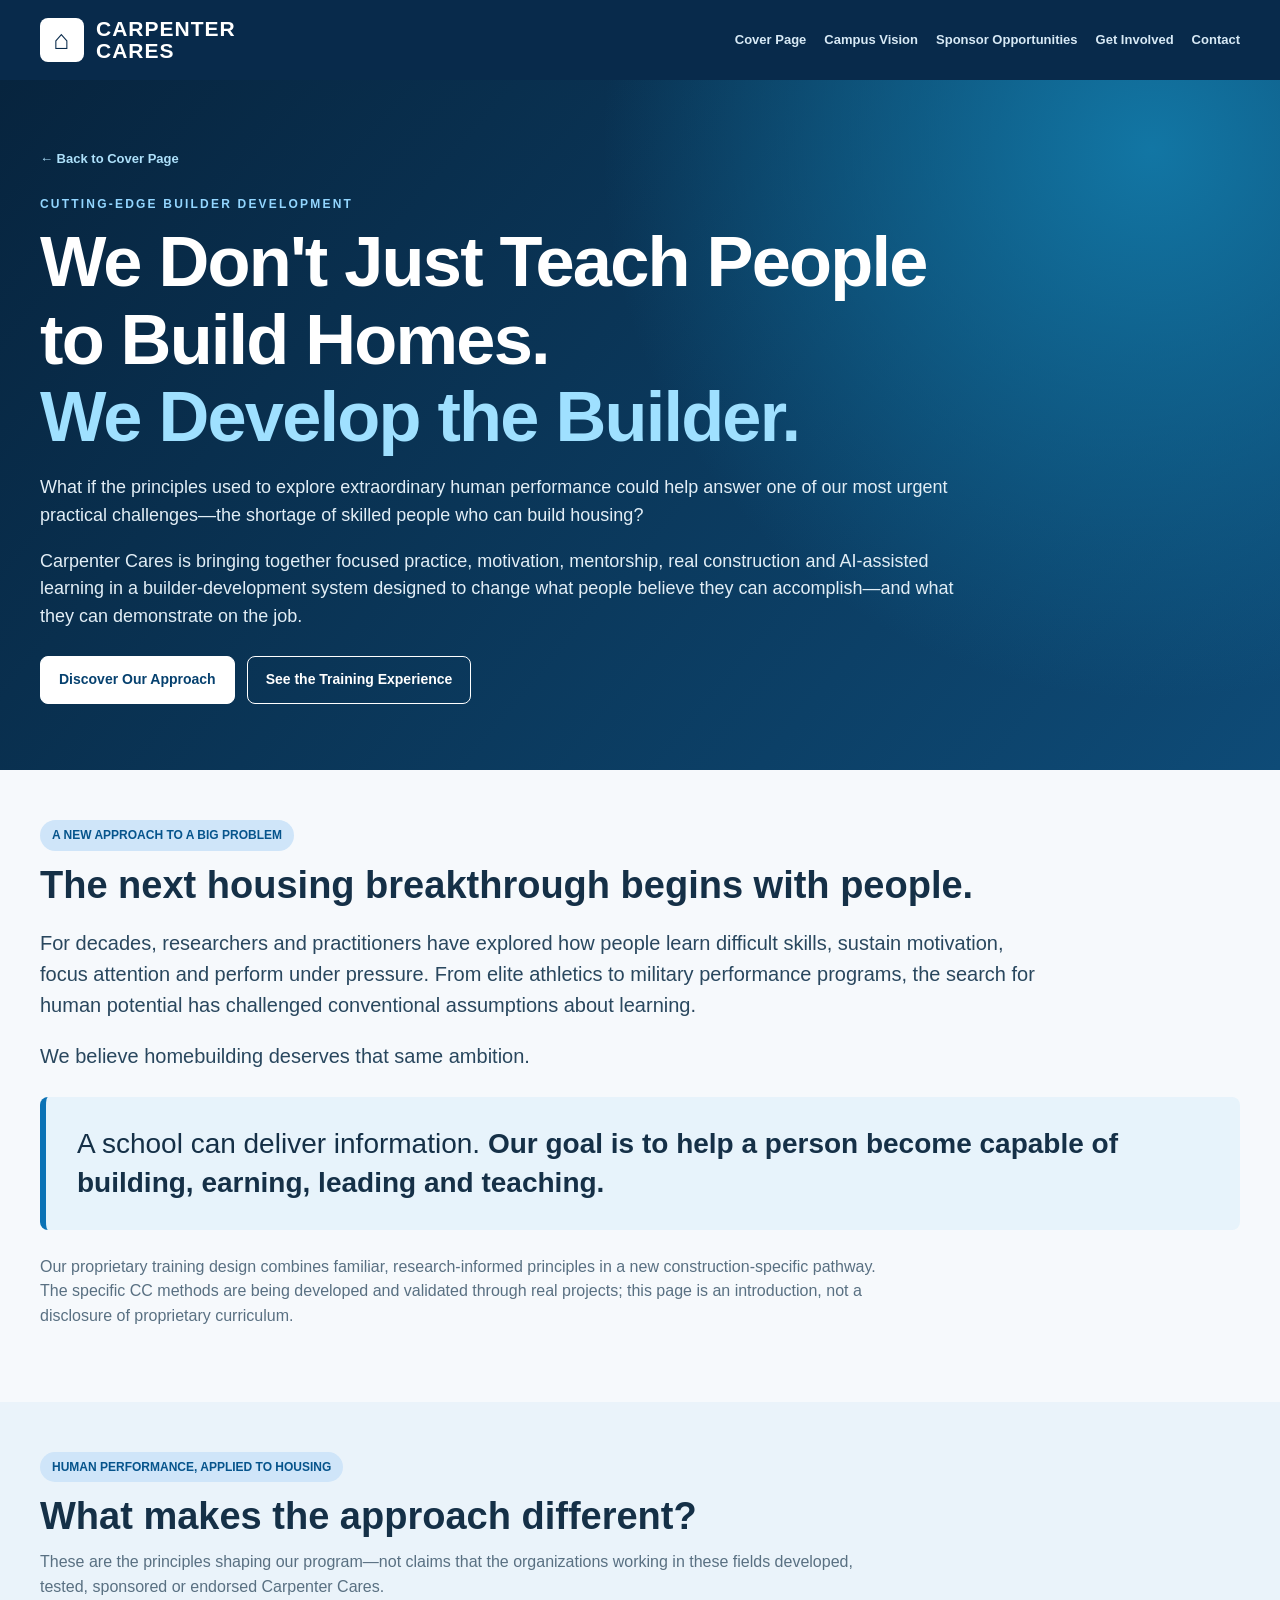
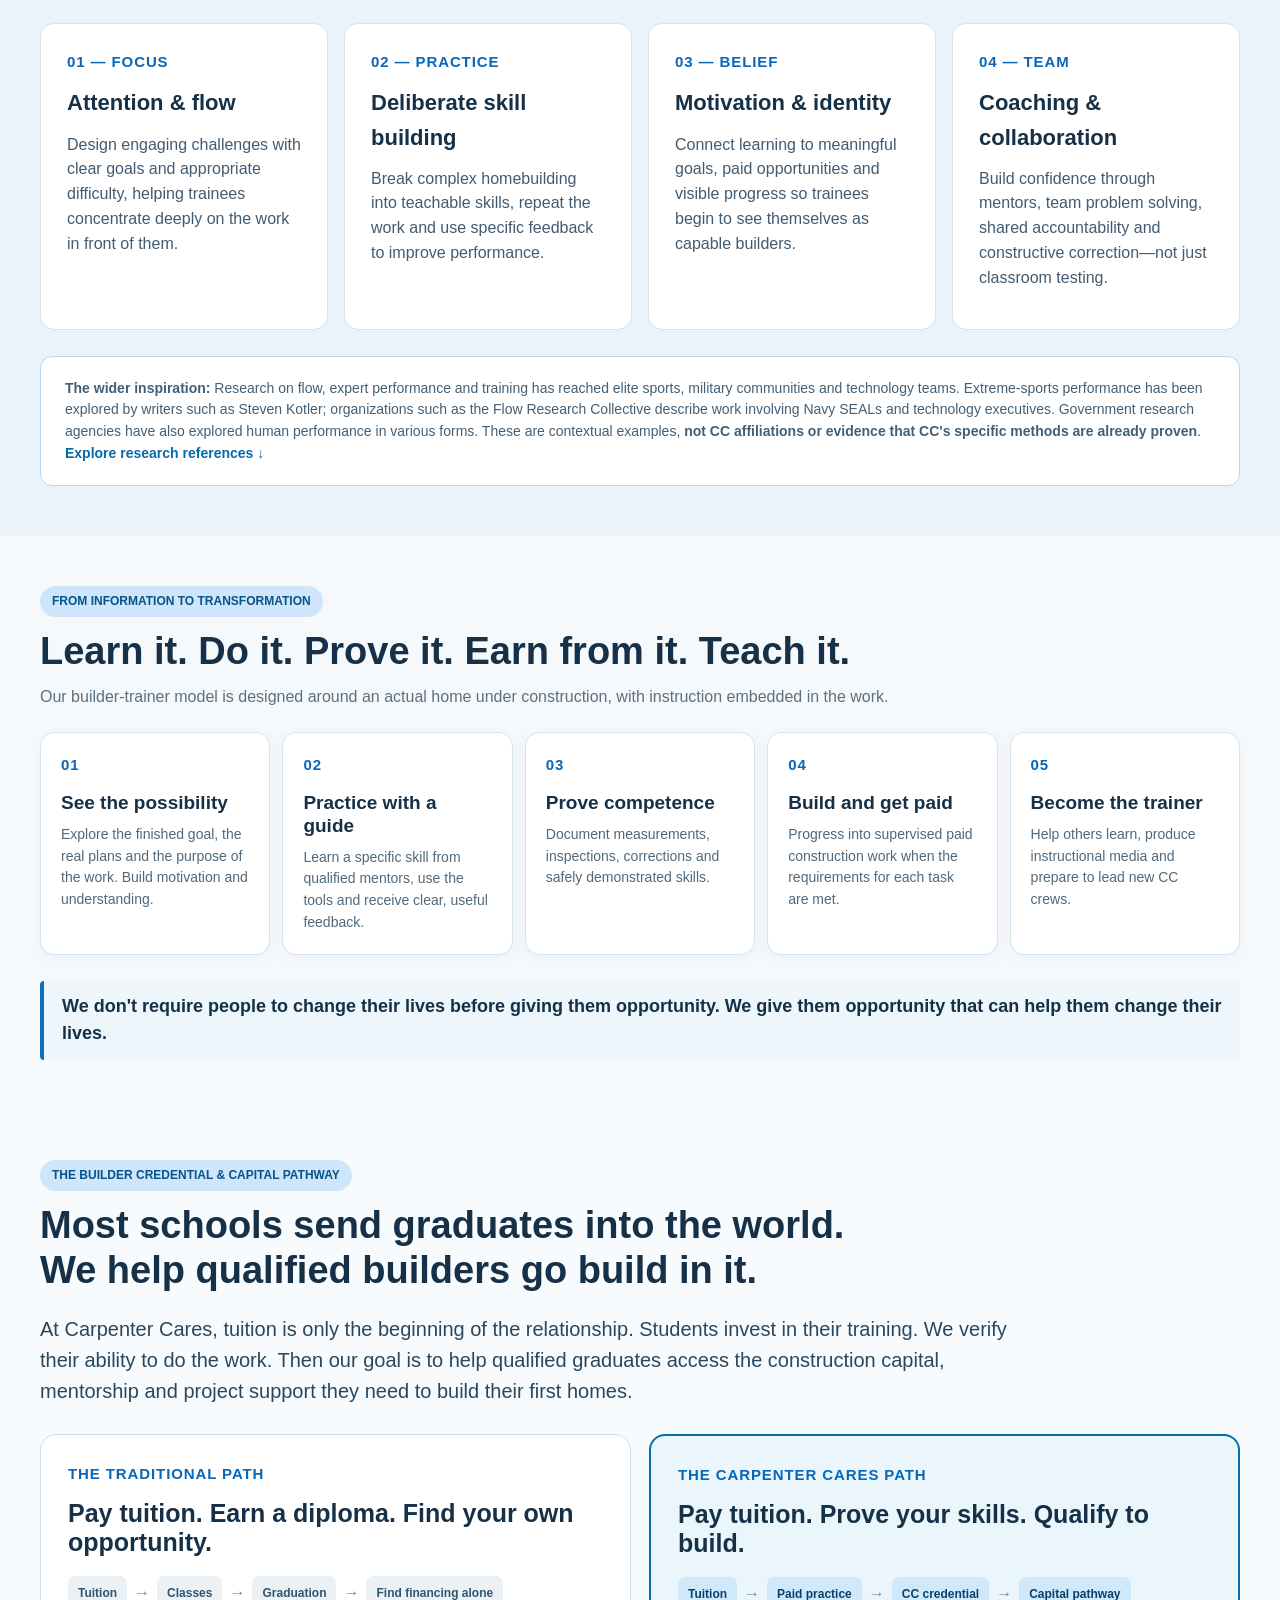
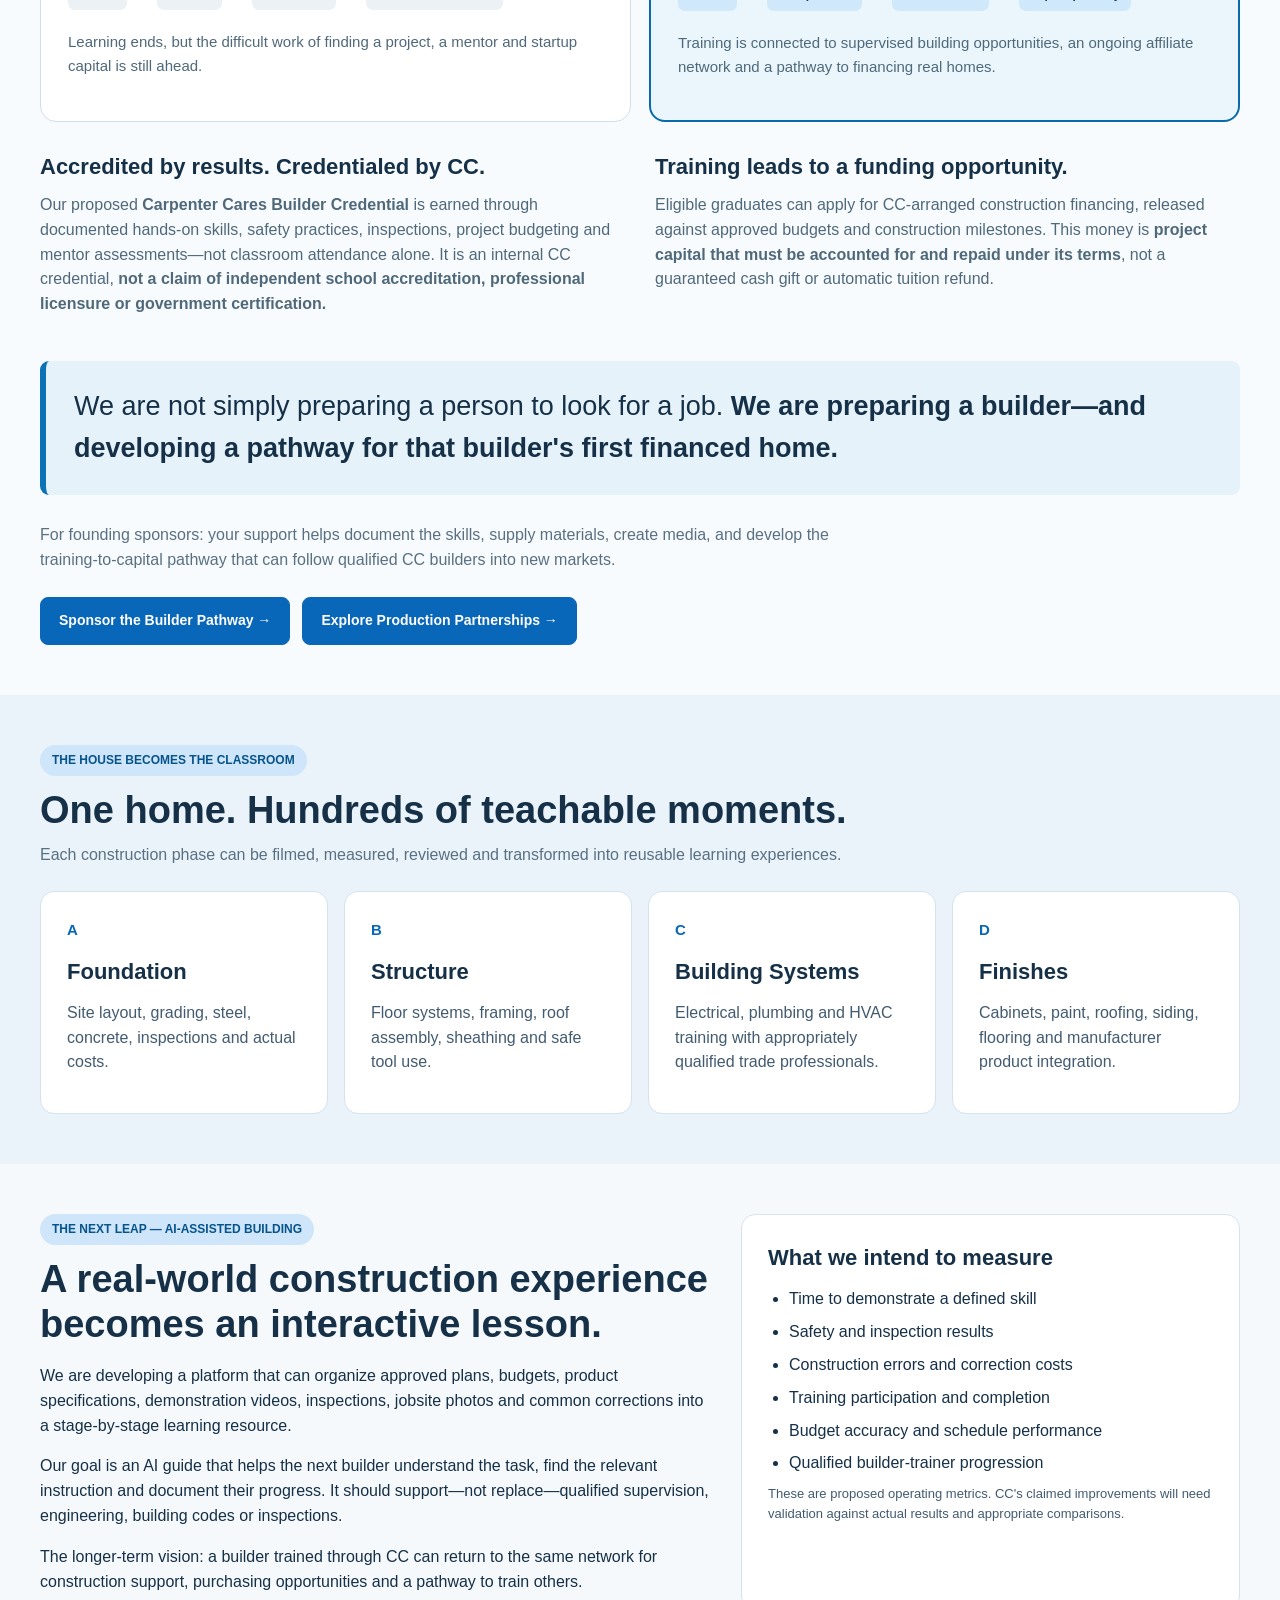
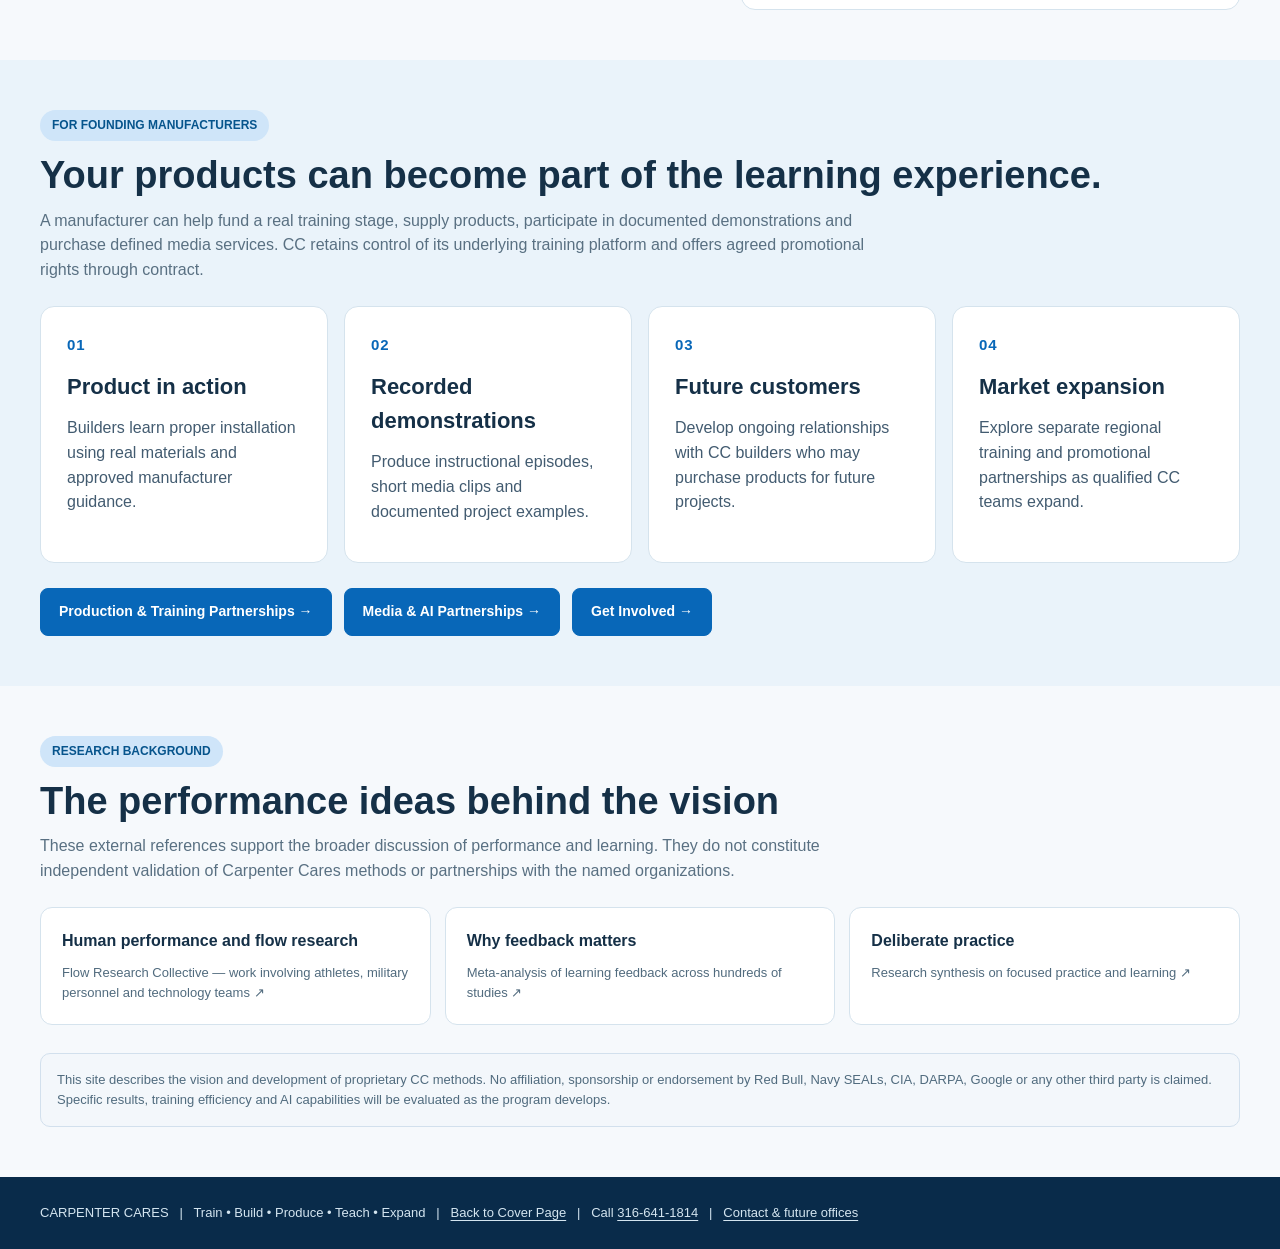
<file: training.html>
<!doctype html><html lang="en"><head><meta charset="utf-8"><meta name="viewport" content="width=device-width, initial-scale=1"><link rel="stylesheet" href="style.css"><title>Cutting-Edge Training Methods | Carpenter Cares</title><meta name="description" content="Discover how Carpenter Cares combines human-performance principles, real-world construction, guided practice and emerging AI tools to develop homebuilders and future trainers."></head><body>
<div class="top"><nav class="nav"><a class="brand" href="index.html"><span class="mark">⌂</span><span>CARPENTER<br>CARES</span></a><div class="navlinks"><a href="index.html">Cover Page</a><a href="index.html#facility">Campus Vision</a><a href="index.html#opportunities">Sponsor Opportunities</a><a href="index.html#partnership">Get Involved</a><a href="contact.html">Contact</a></div></nav></div>
<header class="detail-hero training-hero"><div class="wrap"><a class="back" href="index.html">← Back to Cover Page</a><div class="eyebrow" style="margin-top:24px">CUTTING-EDGE BUILDER DEVELOPMENT</div><h1>We Don't Just Teach People<br>to Build Homes.<br><em>We Develop the Builder.</em></h1><p>What if the principles used to explore extraordinary human performance could help answer one of our most urgent practical challenges—the shortage of skilled people who can build housing?</p><p>Carpenter Cares is bringing together focused practice, motivation, mentorship, real construction and AI-assisted learning in a builder-development system designed to change what people believe they can accomplish—and what they can demonstrate on the job.</p><div class="actions"><a class="btn" href="#approach">Discover Our Approach</a><a class="btn alt" href="#experience">See the Training Experience</a></div></div></header>
<main>
<section class="wrap section" id="approach"><span class="tag">A NEW APPROACH TO A BIG PROBLEM</span><h2>The next housing breakthrough begins with people.</h2><p class="lead">For decades, researchers and practitioners have explored how people learn difficult skills, sustain motivation, focus attention and perform under pressure. From elite athletics to military performance programs, the search for human potential has challenged conventional assumptions about learning.</p><p class="lead">We believe homebuilding deserves that same ambition.</p><div class="statement">A school can deliver information. <strong>Our goal is to help a person become capable of building, earning, leading and teaching.</strong></div><p class="sub">Our proprietary training design combines familiar, research-informed principles in a new construction-specific pathway. The specific CC methods are being developed and validated through real projects; this page is an introduction, not a disclosure of proprietary curriculum.</p></section>
<section class="bg"><div class="wrap section"><span class="tag">HUMAN PERFORMANCE, APPLIED TO HOUSING</span><h2>What makes the approach different?</h2><p class="sub">These are the principles shaping our program—not claims that the organizations working in these fields developed, tested, sponsored or endorsed Carpenter Cares.</p><div class="training-grid">
<article class="panel"><div class="train-no">01 — FOCUS</div><h3>Attention & flow</h3><p>Design engaging challenges with clear goals and appropriate difficulty, helping trainees concentrate deeply on the work in front of them.</p></article>
<article class="panel"><div class="train-no">02 — PRACTICE</div><h3>Deliberate skill building</h3><p>Break complex homebuilding into teachable skills, repeat the work and use specific feedback to improve performance.</p></article>
<article class="panel"><div class="train-no">03 — BELIEF</div><h3>Motivation & identity</h3><p>Connect learning to meaningful goals, paid opportunities and visible progress so trainees begin to see themselves as capable builders.</p></article>
<article class="panel"><div class="train-no">04 — TEAM</div><h3>Coaching & collaboration</h3><p>Build confidence through mentors, team problem solving, shared accountability and constructive correction—not just classroom testing.</p></article>
</div><div class="research-note"><strong>The wider inspiration:</strong> Research on flow, expert performance and training has reached elite sports, military communities and technology teams. Extreme-sports performance has been explored by writers such as Steven Kotler; organizations such as the Flow Research Collective describe work involving Navy SEALs and technology executives. Government research agencies have also explored human performance in various forms. These are contextual examples, <strong>not CC affiliations or evidence that CC's specific methods are already proven</strong>. <a href="#research">Explore research references ↓</a></div></div></section>
<section class="wrap section" id="experience"><span class="tag">FROM INFORMATION TO TRANSFORMATION</span><h2>Learn it. Do it. Prove it. Earn from it. Teach it.</h2><p class="sub">Our builder-trainer model is designed around an actual home under construction, with instruction embedded in the work.</p><div class="training-steps">
<div class="train-step"><span class="train-no">01</span><h3>See the possibility</h3><p>Explore the finished goal, the real plans and the purpose of the work. Build motivation and understanding.</p></div>
<div class="train-step"><span class="train-no">02</span><h3>Practice with a guide</h3><p>Learn a specific skill from qualified mentors, use the tools and receive clear, useful feedback.</p></div>
<div class="train-step"><span class="train-no">03</span><h3>Prove competence</h3><p>Document measurements, inspections, corrections and safely demonstrated skills.</p></div>
<div class="train-step"><span class="train-no">04</span><h3>Build and get paid</h3><p>Progress into supervised paid construction work when the requirements for each task are met.</p></div>
<div class="train-step"><span class="train-no">05</span><h3>Become the trainer</h3><p>Help others learn, produce instructional media and prepare to lead new CC crews.</p></div>
</div><div class="quote" style="margin-top:26px">We don't require people to change their lives before giving them opportunity. We give them opportunity that can help them change their lives.</div></section>

<section class="credential-section" id="builder-credential"><div class="wrap section">
  <span class="tag">THE BUILDER CREDENTIAL & CAPITAL PATHWAY</span>
  <h2>Most schools send graduates into the world.<br>We help qualified builders go build in it.</h2>
  <p class="lead">At Carpenter Cares, tuition is only the beginning of the relationship. Students invest in their training. We verify their ability to do the work. Then our goal is to help qualified graduates access the construction capital, mentorship and project support they need to build their first homes.</p>
  <div class="credential-compare">
    <article class="credential-traditional"><div class="train-no">THE TRADITIONAL PATH</div><h3>Pay tuition. Earn a diploma. Find your own opportunity.</h3><div class="credential-flow"><span>Tuition</span><b>→</b><span>Classes</span><b>→</b><span>Graduation</span><b>→</b><span>Find financing alone</span></div><p>Learning ends, but the difficult work of finding a project, a mentor and startup capital is still ahead.</p></article>
    <article class="credential-cc"><div class="train-no">THE CARPENTER CARES PATH</div><h3>Pay tuition. Prove your skills. Qualify to build.</h3><div class="credential-flow"><span>Tuition</span><b>→</b><span>Paid practice</span><b>→</b><span>CC credential</span><b>→</b><span>Capital pathway</span></div><p>Training is connected to supervised building opportunities, an ongoing affiliate network and a pathway to financing real homes.</p></article>
  </div>
  <div class="credential-bottom"><div><h3>Accredited by results. Credentialed by CC.</h3><p>Our proposed <strong>Carpenter Cares Builder Credential</strong> is earned through documented hands-on skills, safety practices, inspections, project budgeting and mentor assessments—not classroom attendance alone. It is an internal CC credential, <strong>not a claim of independent school accreditation, professional licensure or government certification.</strong></p></div><div><h3>Training leads to a funding opportunity.</h3><p>Eligible graduates can apply for CC-arranged construction financing, released against approved budgets and construction milestones. This money is <strong>project capital that must be accounted for and repaid under its terms</strong>, not a guaranteed cash gift or automatic tuition refund.</p></div></div>
  <div class="credential-statement">We are not simply preparing a person to look for a job. <strong>We are preparing a builder—and developing a pathway for that builder's first financed home.</strong></div>
  <p class="sub">For founding sponsors: your support helps document the skills, supply materials, create media, and develop the training-to-capital pathway that can follow qualified CC builders into new markets.</p>
  <div class="actions"><a class="btn cc-blue" href="index.html#partnership">Sponsor the Builder Pathway →</a><a class="btn cc-blue" href="manufacturing.html">Explore Production Partnerships →</a></div>
</div></section>
<section class="bg"><div class="wrap section"><span class="tag">THE HOUSE BECOMES THE CLASSROOM</span><h2>One home. Hundreds of teachable moments.</h2><p class="sub">Each construction phase can be filmed, measured, reviewed and transformed into reusable learning experiences.</p><div class="training-grid">
<article class="panel"><div class="train-no">A</div><h3>Foundation</h3><p>Site layout, grading, steel, concrete, inspections and actual costs.</p></article>
<article class="panel"><div class="train-no">B</div><h3>Structure</h3><p>Floor systems, framing, roof assembly, sheathing and safe tool use.</p></article>
<article class="panel"><div class="train-no">C</div><h3>Building Systems</h3><p>Electrical, plumbing and HVAC training with appropriately qualified trade professionals.</p></article>
<article class="panel"><div class="train-no">D</div><h3>Finishes</h3><p>Cabinets, paint, roofing, siding, flooring and manufacturer product integration.</p></article>
</div></div></section>
<section class="wrap section"><div class="detail-grid"><div><span class="tag">THE NEXT LEAP — AI-ASSISTED BUILDING</span><h2>A real-world construction experience becomes an interactive lesson.</h2><p>We are developing a platform that can organize approved plans, budgets, product specifications, demonstration videos, inspections, jobsite photos and common corrections into a stage-by-stage learning resource.</p><p>Our goal is an AI guide that helps the next builder understand the task, find the relevant instruction and document their progress. It should support—not replace—qualified supervision, engineering, building codes or inspections.</p><p>The longer-term vision: a builder trained through CC can return to the same network for construction support, purchasing opportunities and a pathway to train others.</p></div><div class="panel"><h3>What we intend to measure</h3><ul><li>Time to demonstrate a defined skill</li><li>Safety and inspection results</li><li>Construction errors and correction costs</li><li>Training participation and completion</li><li>Budget accuracy and schedule performance</li><li>Qualified builder-trainer progression</li></ul><p style="font-size:13px">These are proposed operating metrics. CC's claimed improvements will need validation against actual results and appropriate comparisons.</p></div></div></section>
<section class="bg"><div class="wrap section"><span class="tag">FOR FOUNDING MANUFACTURERS</span><h2>Your products can become part of the learning experience.</h2><p class="sub">A manufacturer can help fund a real training stage, supply products, participate in documented demonstrations and purchase defined media services. CC retains control of its underlying training platform and offers agreed promotional rights through contract.</p><div class="training-grid">
<article class="panel"><div class="train-no">01</div><h3>Product in action</h3><p>Builders learn proper installation using real materials and approved manufacturer guidance.</p></article>
<article class="panel"><div class="train-no">02</div><h3>Recorded demonstrations</h3><p>Produce instructional episodes, short media clips and documented project examples.</p></article>
<article class="panel"><div class="train-no">03</div><h3>Future customers</h3><p>Develop ongoing relationships with CC builders who may purchase products for future projects.</p></article>
<article class="panel"><div class="train-no">04</div><h3>Market expansion</h3><p>Explore separate regional training and promotional partnerships as qualified CC teams expand.</p></article>
</div><div class="actions"><a class="btn cc-blue" href="manufacturing.html">Production & Training Partnerships →</a><a class="btn cc-blue" href="media-tech.html">Media & AI Partnerships →</a><a class="btn cc-blue" href="index.html#partnership">Get Involved →</a></div></div></section>
<section class="wrap section" id="research"><span class="tag">RESEARCH BACKGROUND</span><h2>The performance ideas behind the vision</h2><p class="sub">These external references support the broader discussion of performance and learning. They do not constitute independent validation of Carpenter Cares methods or partnerships with the named organizations.</p><div class="research-links"><a target="_blank" rel="noopener" href="https://www.flowresearchcollective.com/initiatives"><strong>Human performance and flow research</strong><span>Flow Research Collective — work involving athletes, military personnel and technology teams ↗</span></a><a target="_blank" rel="noopener" href="https://pubmed.ncbi.nlm.nih.gov/32038429/"><strong>Why feedback matters</strong><span>Meta-analysis of learning feedback across hundreds of studies ↗</span></a><a target="_blank" rel="noopener" href="https://www.visiblelearningmetax.com/influences/view/deliberate_practice"><strong>Deliberate practice</strong><span>Research synthesis on focused practice and learning ↗</span></a></div><div class="notice">This site describes the vision and development of proprietary CC methods. No affiliation, sponsorship or endorsement by Red Bull, Navy SEALs, CIA, DARPA, Google or any other third party is claimed. Specific results, training efficiency and AI capabilities will be evaluated as the program develops.</div></section>
</main><footer class="footer"><div class="wrap">CARPENTER CARES &nbsp; | &nbsp; Train • Build • Produce • Teach • Expand &nbsp; | &nbsp; <a href="index.html">Back to Cover Page</a> &nbsp; | &nbsp; Call <a href="tel:+13166411814">316-641-1814</a> &nbsp; | &nbsp; <a href="contact.html">Contact &amp; future offices</a></div></footer></body></html>
</file>
<file: style.css>
:root{--navy:#082a4b;--blue:#0867b8;--ink:#153047;--pale:#edf5fa;--muted:#597082;--line:#d5e3ed}*{box-sizing:border-box}html{scroll-behavior:smooth}body{margin:0;color:var(--ink);background:#f6f9fc;font-family:Inter,-apple-system,BlinkMacSystemFont,"Segoe UI",Arial,sans-serif;line-height:1.55}a{text-decoration:none;color:inherit}.top{background:var(--navy);color:white}.nav{max-width:1250px;margin:auto;padding:18px 25px;display:flex;align-items:center;justify-content:space-between;gap:24px}.brand{display:flex;align-items:center;gap:12px;font-weight:900;letter-spacing:1px;font-size:21px;line-height:1.05}.mark{width:44px;height:44px;background:#fff;color:var(--navy);border-radius:8px;display:grid;place-items:center;font-size:27px}.navlinks{display:flex;gap:18px;font-size:13px;font-weight:700;color:#d7e9f5;flex-wrap:wrap}.navlinks a:hover{color:#fff}.wrap{max-width:1250px;margin:auto;padding-left:25px;padding-right:25px}.hero{background:linear-gradient(135deg,#082a4b,#0c5687);color:#fff;padding:52px 0 42px}.hero-grid{display:grid;grid-template-columns:1.1fr .9fr;gap:35px;align-items:center}.eyebrow{font-size:12px;letter-spacing:2.2px;text-transform:uppercase;font-weight:800;color:#93d6ff}.hero h1{font-size:clamp(35px,4.6vw,65px);line-height:1.03;margin:14px 0 16px;letter-spacing:-1.5px}.hero p{font-size:17px;color:#d9ebf7;max-width:630px}.hero-side{padding:24px;border:1px solid #7eb5d1;border-radius:16px;background:#ffffff0d}.hero-side h2{font-size:22px;margin:0 0 10px}.hero-side p{font-size:14px}.actions{display:flex;flex-wrap:wrap;gap:12px;margin-top:25px}.btn{display:inline-block;background:white;color:#06416f;border-radius:8px;padding:12px 18px;font-size:14px;font-weight:800;border:1px solid #fff}.btn.alt{background:transparent;color:white}.section{padding-top:50px;padding-bottom:50px}.section h2{font-size:clamp(25px,3vw,38px);line-height:1.2;margin:0 0 10px}.sub{color:var(--muted);max-width:850px;margin:0 0 23px}.visual{width:100%;display:block;border-radius:14px;border:1px solid var(--line);box-shadow:0 10px 30px #0c29431b}.note{font-size:12px;color:#668094;margin-top:11px}.grid{display:grid;grid-template-columns:repeat(5,minmax(0,1fr));gap:14px}.tile{border:1px solid var(--line);background:#fff;border-radius:13px;padding:18px;box-shadow:0 5px 15px #1437520b;display:flex;flex-direction:column;justify-content:space-between;min-height:204px;transition:transform .16s,border-color .16s}.tile:hover{transform:translateY(-3px);border-color:#318ac4}.num{font-size:13px;color:var(--blue);font-weight:900}.tile h3{font-size:18px;line-height:1.16;margin:10px 0}.tile p{font-size:12px;color:var(--muted);margin:0}.tile span.go{font-weight:800;color:#0668aa;font-size:13px;margin-top:15px}.bg{background:#eaf3fa}.two{display:grid;grid-template-columns:1fr 1fr;gap:24px}.panel{background:white;border:1px solid var(--line);border-radius:14px;padding:26px}.panel h3{margin:0 0 12px;font-size:22px}.panel p{margin:0 0 12px;color:#425b70}.panel ul{padding-left:21px;margin:8px 0}.panel li{margin:8px 0}.footer{background:#092b4a;color:#d4e5f0;padding:26px 0;font-size:13px}.detail-hero{background:linear-gradient(135deg,#082a4b,#116499);color:#fff;padding:60px 0}.detail-hero h1{font-size:clamp(34px,5vw,58px);line-height:1.1;margin:10px 0}.detail-hero p{max-width:780px;color:#e2eef6;font-size:18px}.tag{display:inline-block;border-radius:100px;background:#cfe5f9;color:#06548c;padding:6px 12px;font-weight:800;font-size:12px;margin-bottom:12px}.back{font-weight:700;font-size:13px;color:#aee1fb}.detail-grid{display:grid;grid-template-columns:1.15fr .85fr;gap:26px}.quote{border-left:4px solid #0b72b5;padding:12px 18px;background:#edf6fb;border-radius:4px;font-size:18px;font-weight:650}.notice{padding:16px;background:#f3f7fb;border:1px solid #d2e0ed;border-radius:10px;color:#506b7e;font-size:13px;margin-top:28px}@media(max-width:900px){.hero-grid,.detail-grid{grid-template-columns:1fr}.grid{grid-template-columns:repeat(2,1fr)}.navlinks{display:none}.two{grid-template-columns:1fr}}@media(max-width:540px){.grid{grid-template-columns:1fr}.section{padding-top:34px;padding-bottom:34px}.nav{padding:13px 18px}.hero{padding:36px 0}.brand{font-size:17px}.wrap{padding-left:18px;padding-right:18px}}

/* Training page only: original cover-page design preserved */
.training-steps{display:grid;grid-template-columns:repeat(5,minmax(0,1fr));gap:12px}.train-step{background:#fff;border:1px solid var(--line);border-radius:14px;padding:20px;box-shadow:0 4px 15px #1437520c}.train-no{display:inline-flex;color:var(--blue);font-size:15px;font-weight:900;letter-spacing:.06em}.train-step h3{font-size:19px;line-height:1.2;margin:14px 0 9px}.train-step p{font-size:14px;color:#50697c;margin:0}.training-grid{display:grid;grid-template-columns:repeat(4,minmax(0,1fr));gap:16px}.training-grid .panel h3{margin-top:12px}@media(max-width:950px){.training-steps{grid-template-columns:repeat(2,1fr)}.training-grid{grid-template-columns:repeat(2,1fr)}}@media(max-width:540px){.training-steps,.training-grid{grid-template-columns:1fr}}

/* Training page v3 additions */
.training-hero{background:radial-gradient(circle at 90% 10%,#1276a4 0,transparent 42%),linear-gradient(130deg,#07243e,#0e4b77);padding:66px 0}.training-hero h1{max-width:1100px;font-size:clamp(38px,5.5vw,74px);letter-spacing:-1.8px}.training-hero h1 em{color:#9fe0ff;font-style:normal}.training-hero p{max-width:940px}.lead{font-size:20px;color:#29475e;max-width:1000px}.statement{padding:27px 31px;border-left:6px solid #0b72b5;border-radius:8px;background:#e7f3fb;margin:25px 0;font-size:clamp(20px,2.3vw,28px);line-height:1.4}.research-note{margin-top:26px;border:1px solid #b9d6e8;background:#fff;padding:21px 24px;border-radius:12px;font-size:14px;color:#435f75}.research-note a{color:#056aab;font-weight:800}.cc-blue{background:#0867b8;color:#fff;border-color:#0867b8}.research-links{display:grid;grid-template-columns:repeat(3,1fr);gap:14px}.research-links a{padding:21px;background:white;border:1px solid #d5e3ed;border-radius:12px;display:flex;flex-direction:column;gap:9px}.research-links a:hover{border-color:#0867b8}.research-links span{font-size:13px;color:#516b7e}@media(max-width:760px){.research-links{grid-template-columns:1fr}.training-hero{padding:42px 0}}

/* Builder credential + access to capital section */
.credential-section{background:#f8fbfd}.credential-compare{display:grid;grid-template-columns:1fr 1fr;gap:18px;margin:27px 0}.credential-traditional,.credential-cc{border-radius:16px;padding:27px;border:1px solid #cfdfeb;background:white}.credential-cc{border:2px solid #0a6baa;background:#eaf6fc}.credential-compare h3{font-size:25px;line-height:1.18;margin:12px 0 18px}.credential-compare p{font-size:15px;color:#4f697b}.credential-flow{display:flex;gap:7px;flex-wrap:wrap;align-items:center;margin:13px 0 20px}.credential-flow span{font-size:12px;font-weight:800;background:#ecf1f5;color:#31566e;padding:8px 10px;border-radius:7px}.credential-cc .credential-flow span{background:#cfe9fa;color:#06416f}.credential-flow b{color:#6e8ca0}.credential-bottom{display:grid;grid-template-columns:1fr 1fr;gap:30px;margin-top:28px}.credential-bottom h3{font-size:22px;margin:0 0 9px}.credential-bottom p{color:#4f697b;margin-top:0}.credential-statement{border-left:6px solid #0b72b5;background:#e5f2fa;padding:25px 28px;border-radius:9px;font-size:clamp(19px,2.2vw,27px);margin:28px 0}@media(max-width:800px){.credential-compare,.credential-bottom{grid-template-columns:1fr}}

/* Contact details — update contact.html and linked footers as the network grows */
.contact-panel{display:grid;grid-template-columns:repeat(2,minmax(0,1fr));gap:22px;margin-top:24px}
.contact-panel>div{background:#f4f8fc;border:1px solid #d8e3ed;border-radius:16px;padding:28px}
.contact-panel h3,.contact-panel h2{margin:8px 0 12px}
.contact-panel a:not(.btn){color:#0867b8;text-decoration:underline;text-underline-offset:3px}
.footer a{color:inherit;text-decoration:underline;text-underline-offset:3px}
@media(max-width:760px){.contact-panel{grid-template-columns:1fr}}
</file>
